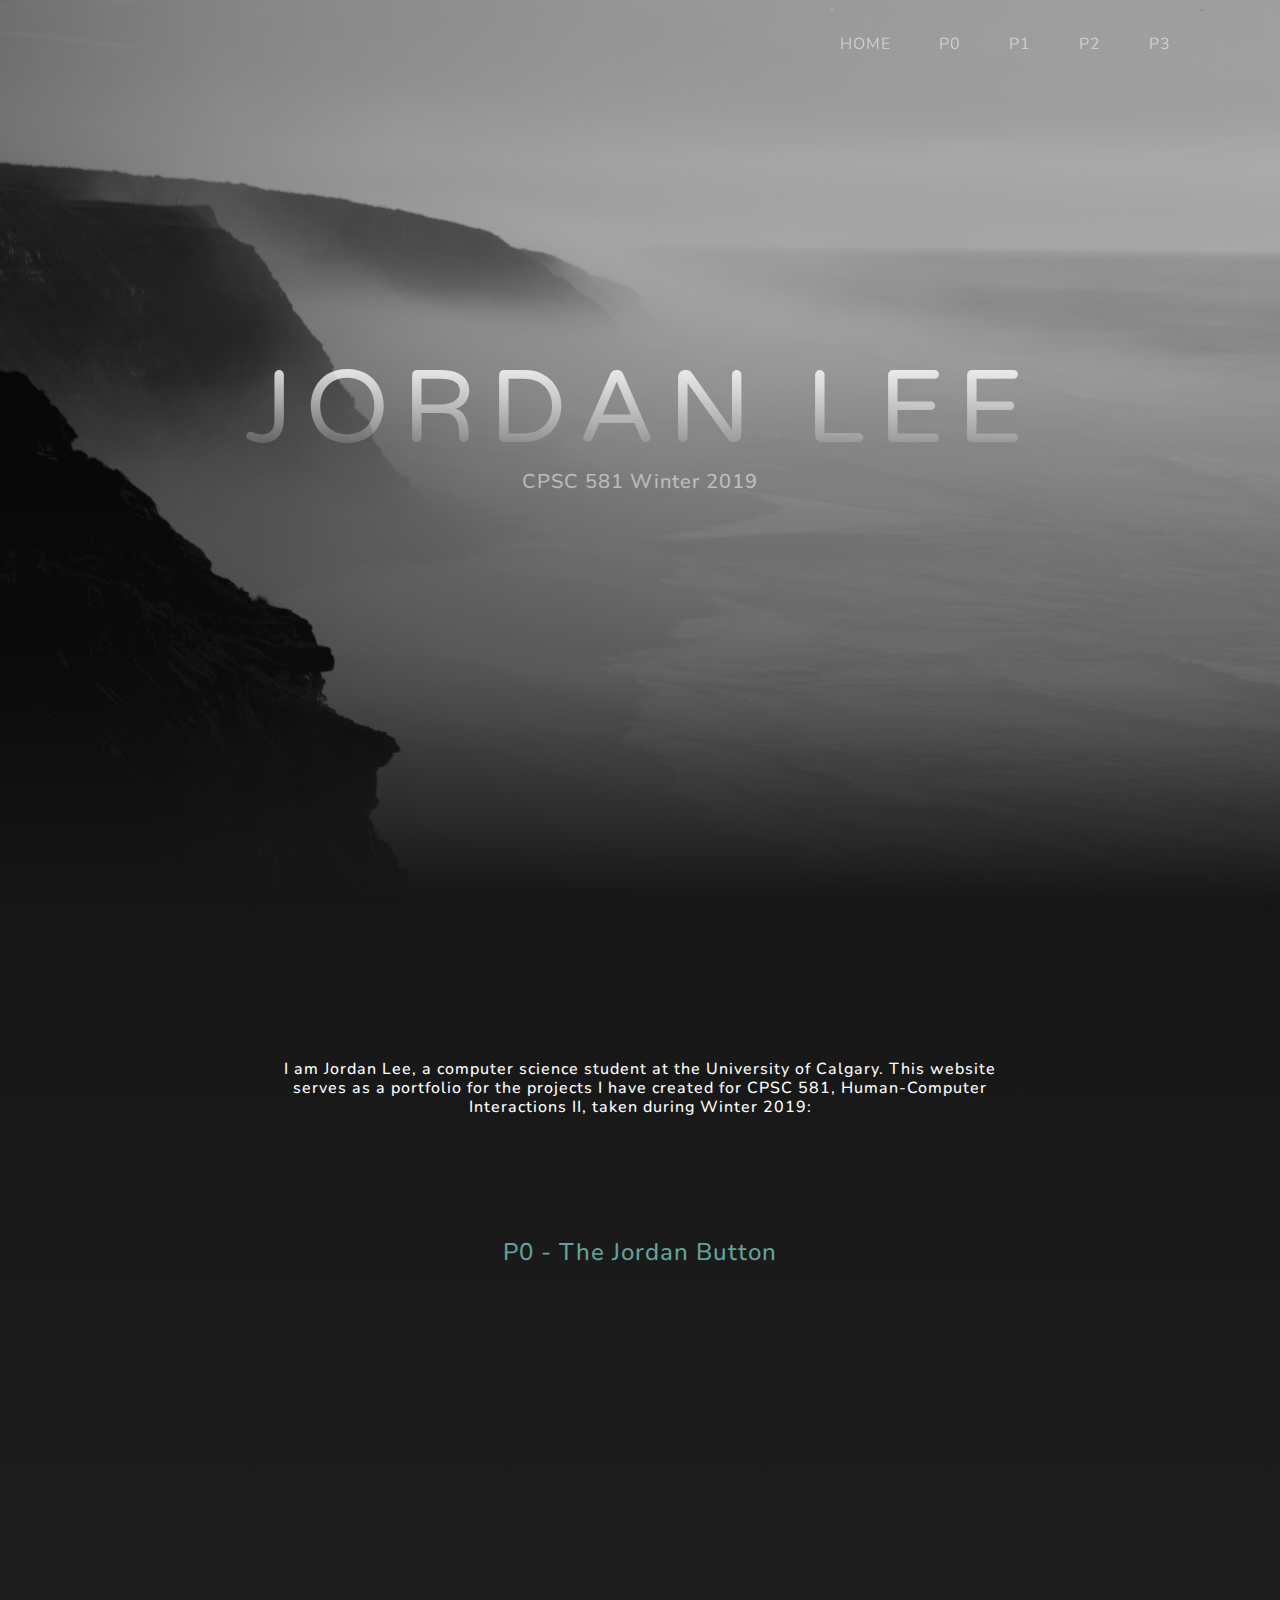
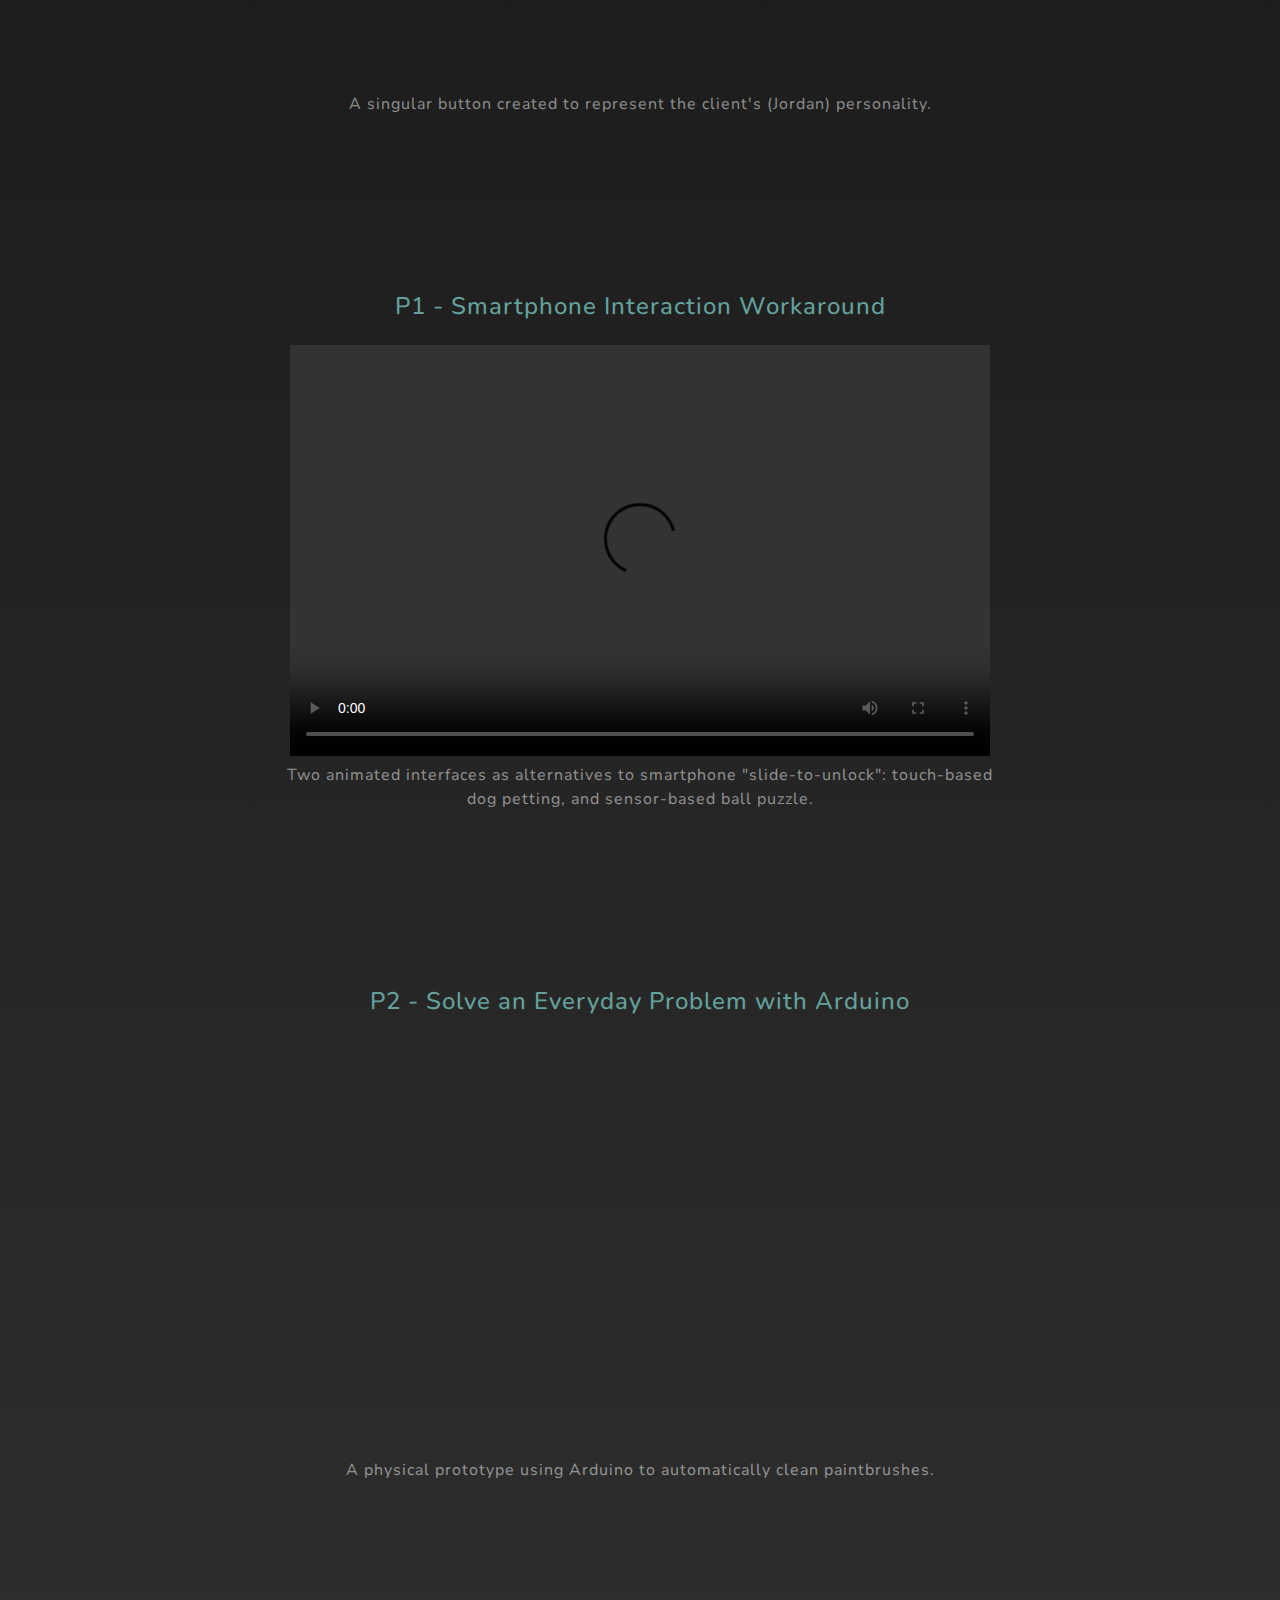
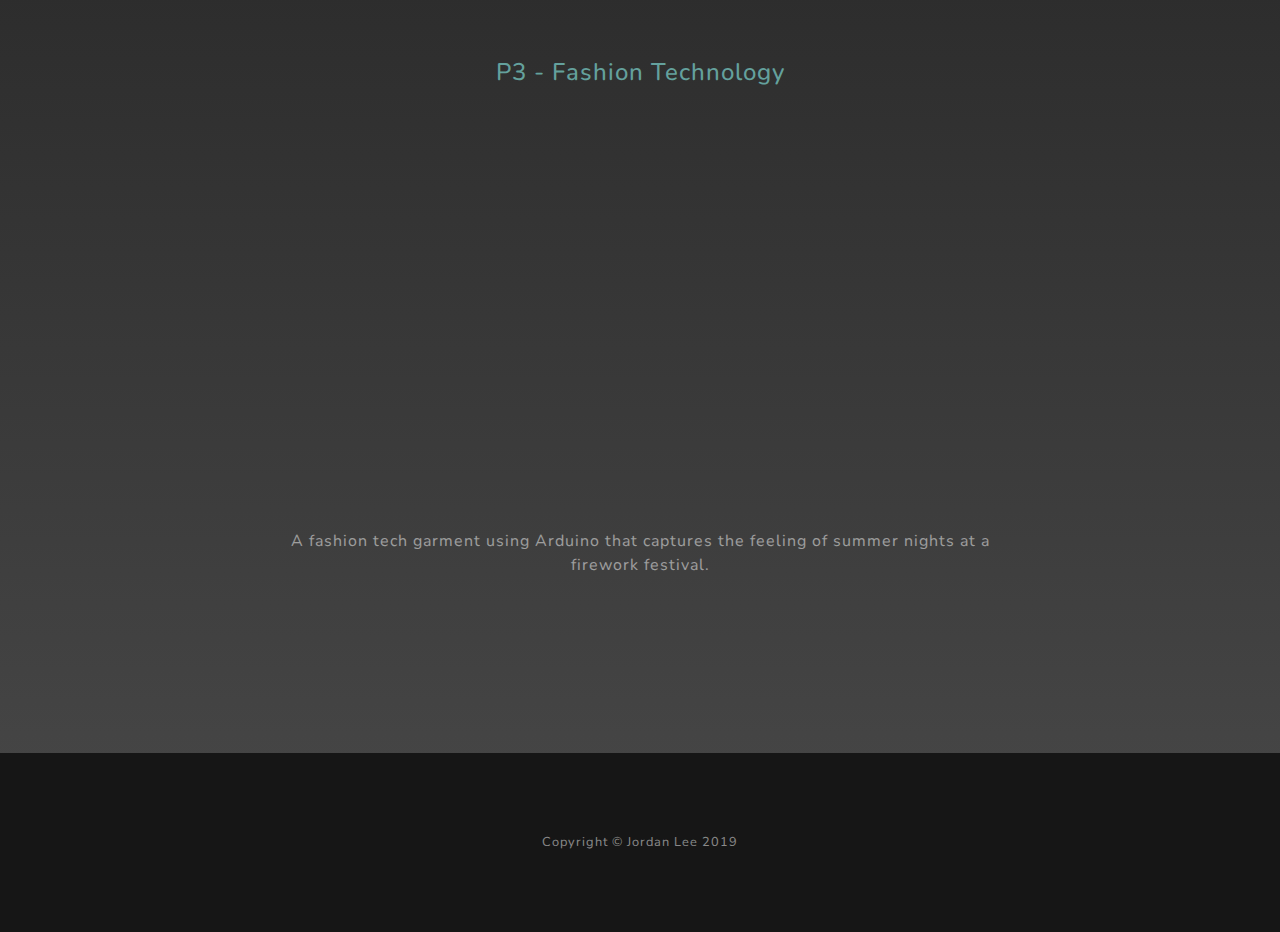
<file: index.html>
<!DOCTYPE html>
<html lang="en">

  <head>

    <meta charset="utf-8">
    <meta name="viewport" content="width=device-width, initial-scale=1, shrink-to-fit=no">
    <meta name="description" content="">
    <meta name="author" content="">

    <title>Jordan Lee - CPSC 581</title>

    <!-- Bootstrap core CSS -->
    <link href="vendor/bootstrap/css/bootstrap.min.css" rel="stylesheet">

    <!-- Custom fonts for this template -->
    <link href="vendor/fontawesome-free/css/all.min.css" rel="stylesheet">
    <link href="https://fonts.googleapis.com/css?family=Varela+Round" rel="stylesheet">
    <link href="https://fonts.googleapis.com/css?family=Nunito:200,200i,300,300i,400,400i,600,600i,700,700i,800,800i,900,900i" rel="stylesheet">

    <!-- Custom styles for this template -->
    <link href="css/grayscale.min.css" rel="stylesheet">

  </head>

  <body id="page-top">

    <!-- Navigation -->
	  <nav class="navbar navbar-expand-lg navbar-light fixed-top" id="mainNav">
		<div class="container">
			
			<button class="navbar-toggler navbar-toggler-right" type="button" data-toggle="collapse" data-target="#navbarResponsive" aria-controls="navbarResponsive" aria-expanded="false" aria-label="Toggle navigation">
				Menu
				<i class="fas fa-bars"></i>
			</button>
			<div class="collapse navbar-collapse" id="navbarResponsive">
          <ul class="navbar-nav ml-auto">
            <li class="nav-item">
              <a class="nav-link js-scroll-trigger" href="./index.html">HOME</a>
            </li>
		  	<li class="nav-item">
              <a class="nav-link js-scroll-trigger" href="./p0.html">P0</a>
            </li>
            <li class="nav-item">
              <a class="nav-link js-scroll-trigger" href="./p1.html">P1</a>
            </li>
			<li class="nav-item">
              <a class="nav-link js-scroll-trigger" href="./p2.html">P2</a>
            </li>
			<li class="nav-item">
              <a class="nav-link js-scroll-trigger" href="./p3.html">P3</a>
            </li>
          </ul>
        </div>
      </div>
    </nav>

	  

    <!-- Header -->
    <header class="masthead">
      <div class="container d-flex h-100 align-items-center">
        <div class="mx-auto text-center">
          <h1 class="mx-auto my-0 text-uppercase">JORDAN LEE</h1>
          <h2 class="text-white-50 mx-auto mt-2 mb-5">CPSC 581 Winter 2019</h2>
        </div>
      </div>
    </header>

    <!-- About Section -->
	  <section id="about" class="about-section text-center">
		  <div class="container">
			  <div class="row">
				  <div class="col-lg-8 mx-auto">
					  
					  <h6 class="text-white mb-4">I am Jordan Lee, a computer science student at the University of Calgary. This website serves as a portfolio for the projects I have created for CPSC 581, Human-Computer Interactions II, taken during Winter 2019:</h6>
					  
					  <br><br><br><br>
					  
					  <h4 class="text-white"><a href="p0.html">P0 - The Jordan Button</a></h4>
					  
					  <iframe width="700" height="411" src="https://www.youtube.com/embed/4wQCZgje2E0" frameborder="0" allow="accelerometer; autoplay; encrypted-media; gyroscope; picture-in-picture" allowfullscreen></iframe>
					  
					  <p class="text-white-50">A singular button created to represent the client's (Jordan) personality.</p>
					  
					  
					  
					  
					  
					  
					  <br><br><br><br>
					  
					  <h4 class="text-white mb-4"><a href="p1.html">P1 - Smartphone Interaction Workaround</a></h4>
					  
					  <video width="700" height="411" controls>
			  			<source src="p1-media/P1.mp4" type="video/mp4">
						Your browser does not support the video tag.
			  		  </video>
					  
					  <p class="text-white-50">Two animated interfaces as alternatives to smartphone "slide-to-unlock": touch-based dog petting, and sensor-based ball puzzle.</p>
					  
					  
					  
					  
					  <br><br><br><br>
					  
					  <h4 class="text-white mb-4"><a href="p2.html">P2 - Solve an Everyday Problem with Arduino</a></h4>
					  
					  <iframe width="700" height="411" src="https://www.youtube.com/embed/C_NtHQNLSXc" frameborder="0" allow="accelerometer; autoplay; encrypted-media; gyroscope; picture-in-picture" allowfullscreen></iframe>
					  
					  <p class="text-white-50">A physical prototype using Arduino to automatically clean paintbrushes.</p>
					  
					  
					  
					  
					  
					  
					  <br><br><br><br>
					  
					  <h4 class="text-white mb-4"><a href="p3.html">P3 - Fashion Technology</a></h4>
					  
					  <iframe width="700" height="411" src="https://www.youtube.com/embed/z9CPAKCmkb8" frameborder="0" allow="accelerometer; autoplay; encrypted-media; gyroscope; picture-in-picture" allowfullscreen></iframe>
					  
					  <p class="text-white-50">A fashion tech garment using Arduino that captures the feeling of summer nights at a firework festival.</p>
					  
					  <br><br><br><br>
					  
				  </div>
			  </div>
		  </div>
	  </section>


    <!-- Footer -->
    <footer class="bg-black small text-center text-white-50">
      <div class="container">
        Copyright &copy; Jordan Lee 2019
      </div>
    </footer>

    <!-- Bootstrap core JavaScript -->
    <script src="vendor/jquery/jquery.min.js"></script>
    <script src="vendor/bootstrap/js/bootstrap.bundle.min.js"></script>

    <!-- Plugin JavaScript -->
    <script src="vendor/jquery-easing/jquery.easing.min.js"></script>

    <!-- Custom scripts for this template -->
    <script src="js/grayscale.min.js"></script>

  </body>

</html>
</file>
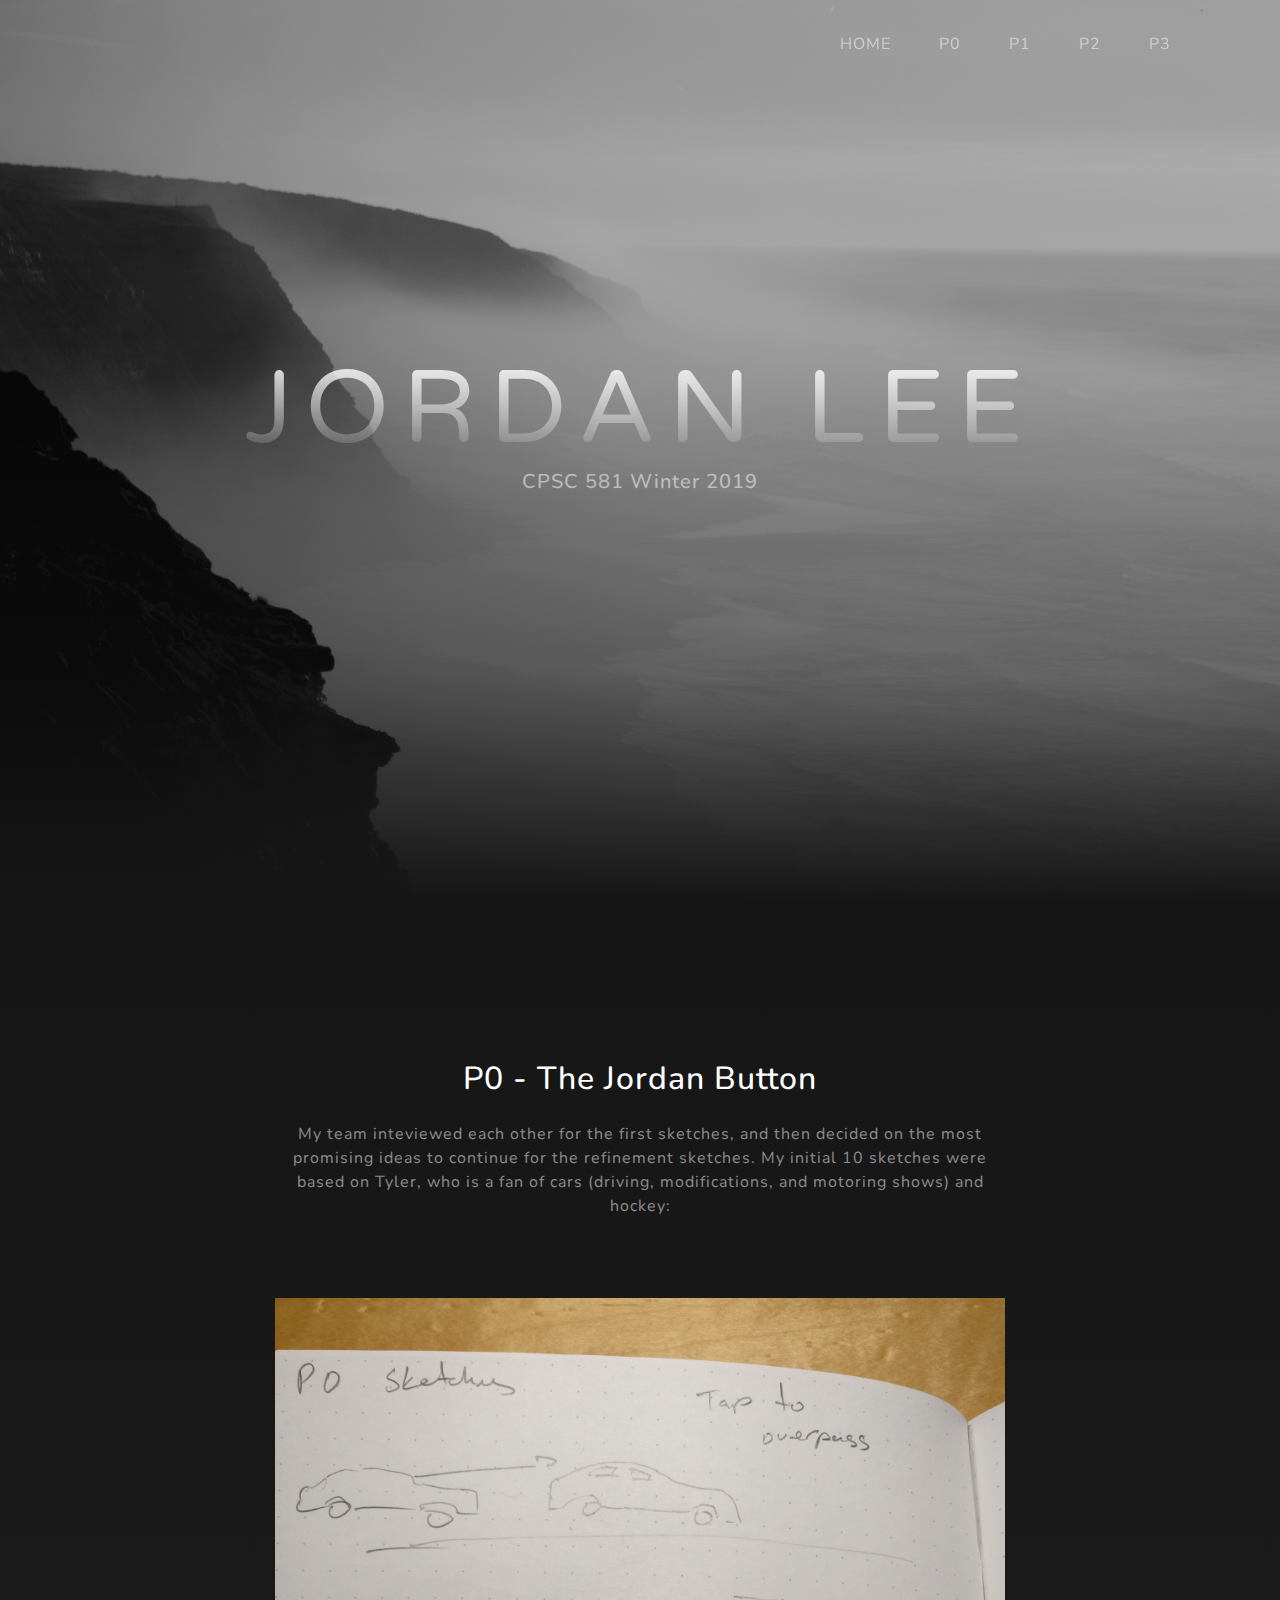
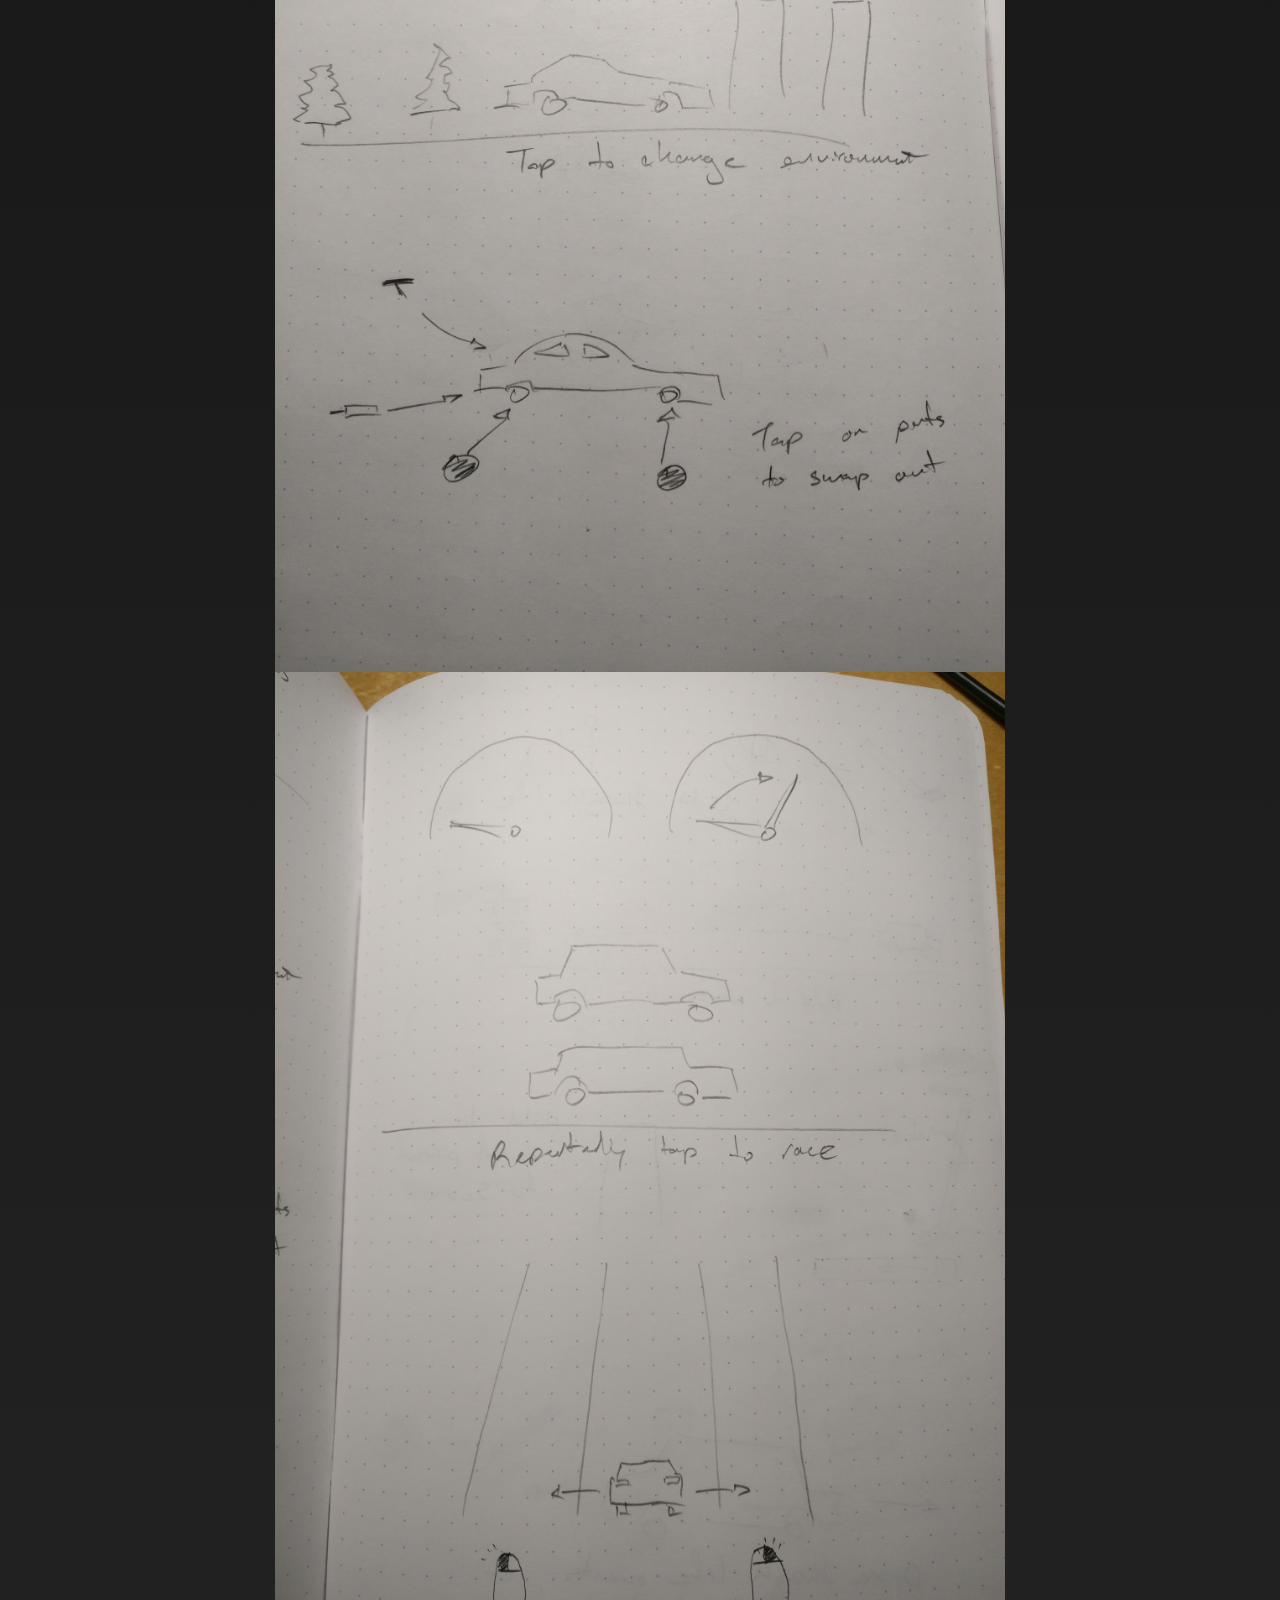
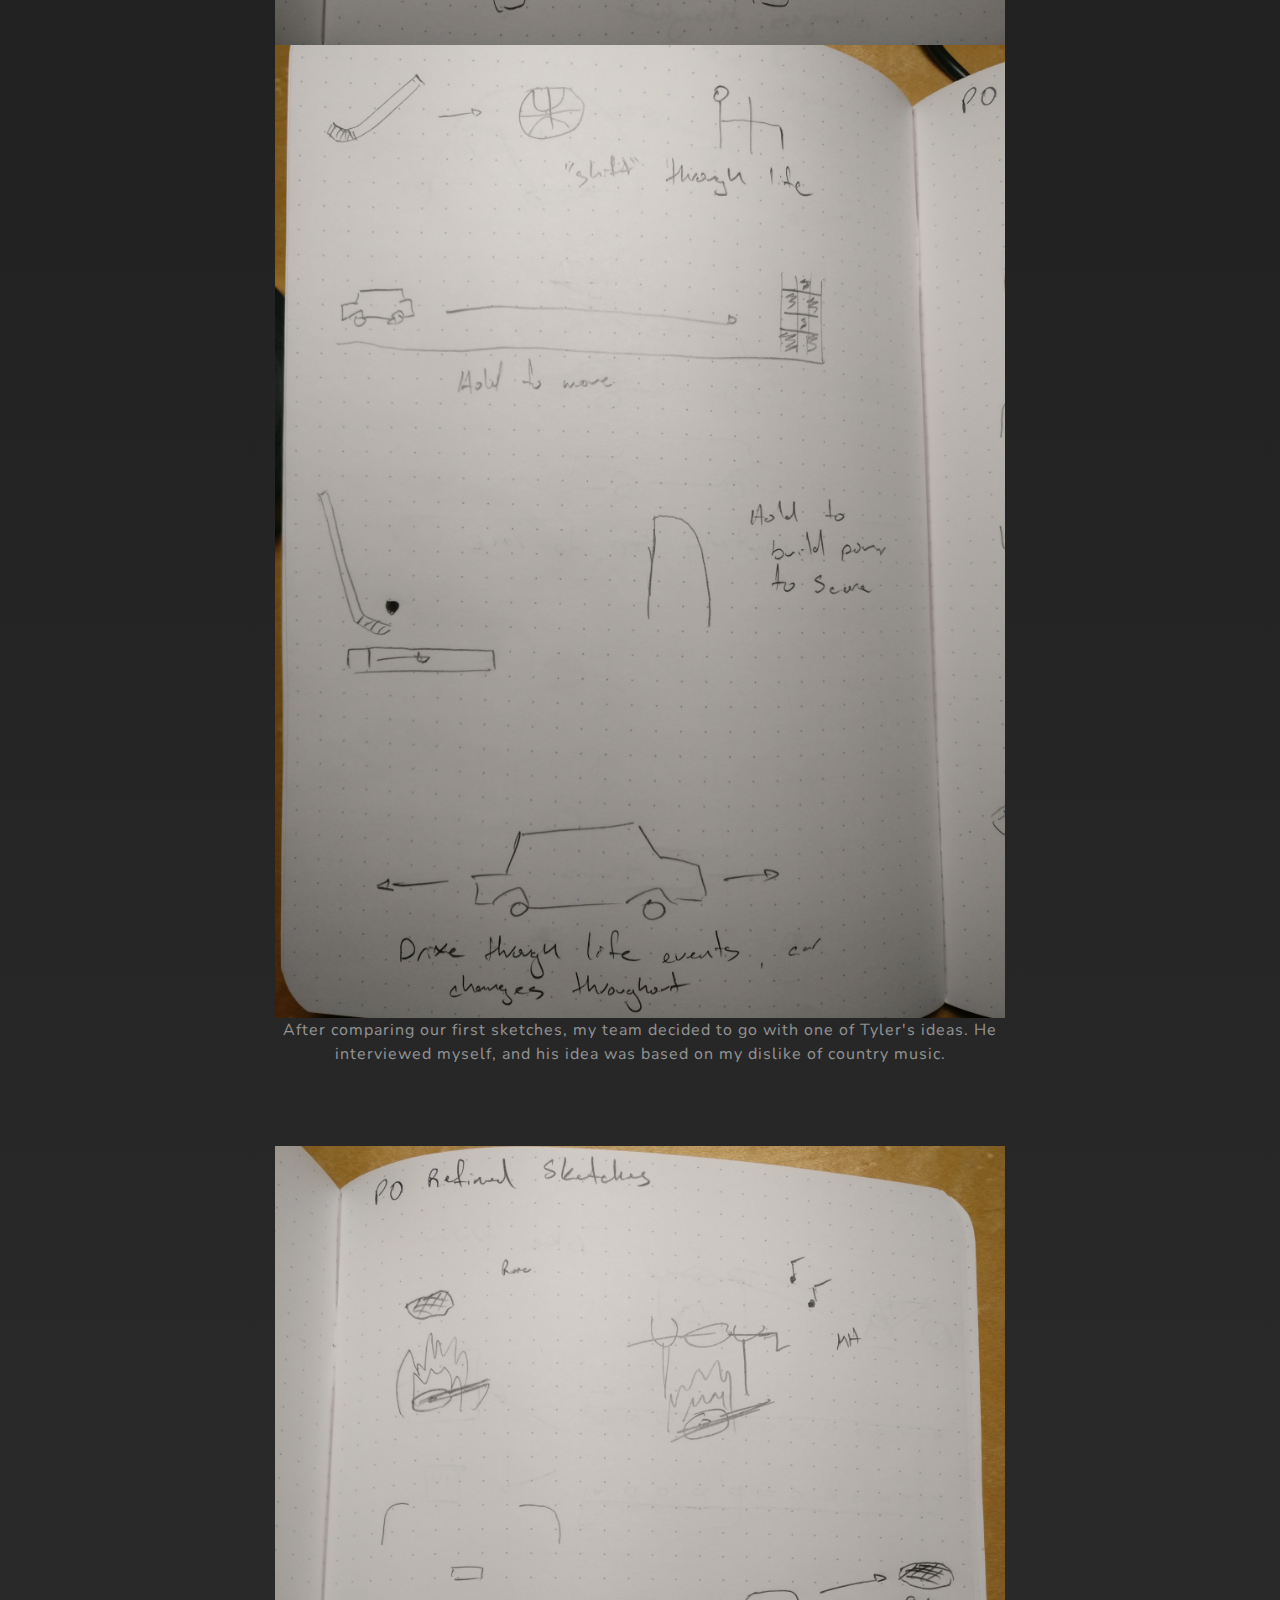
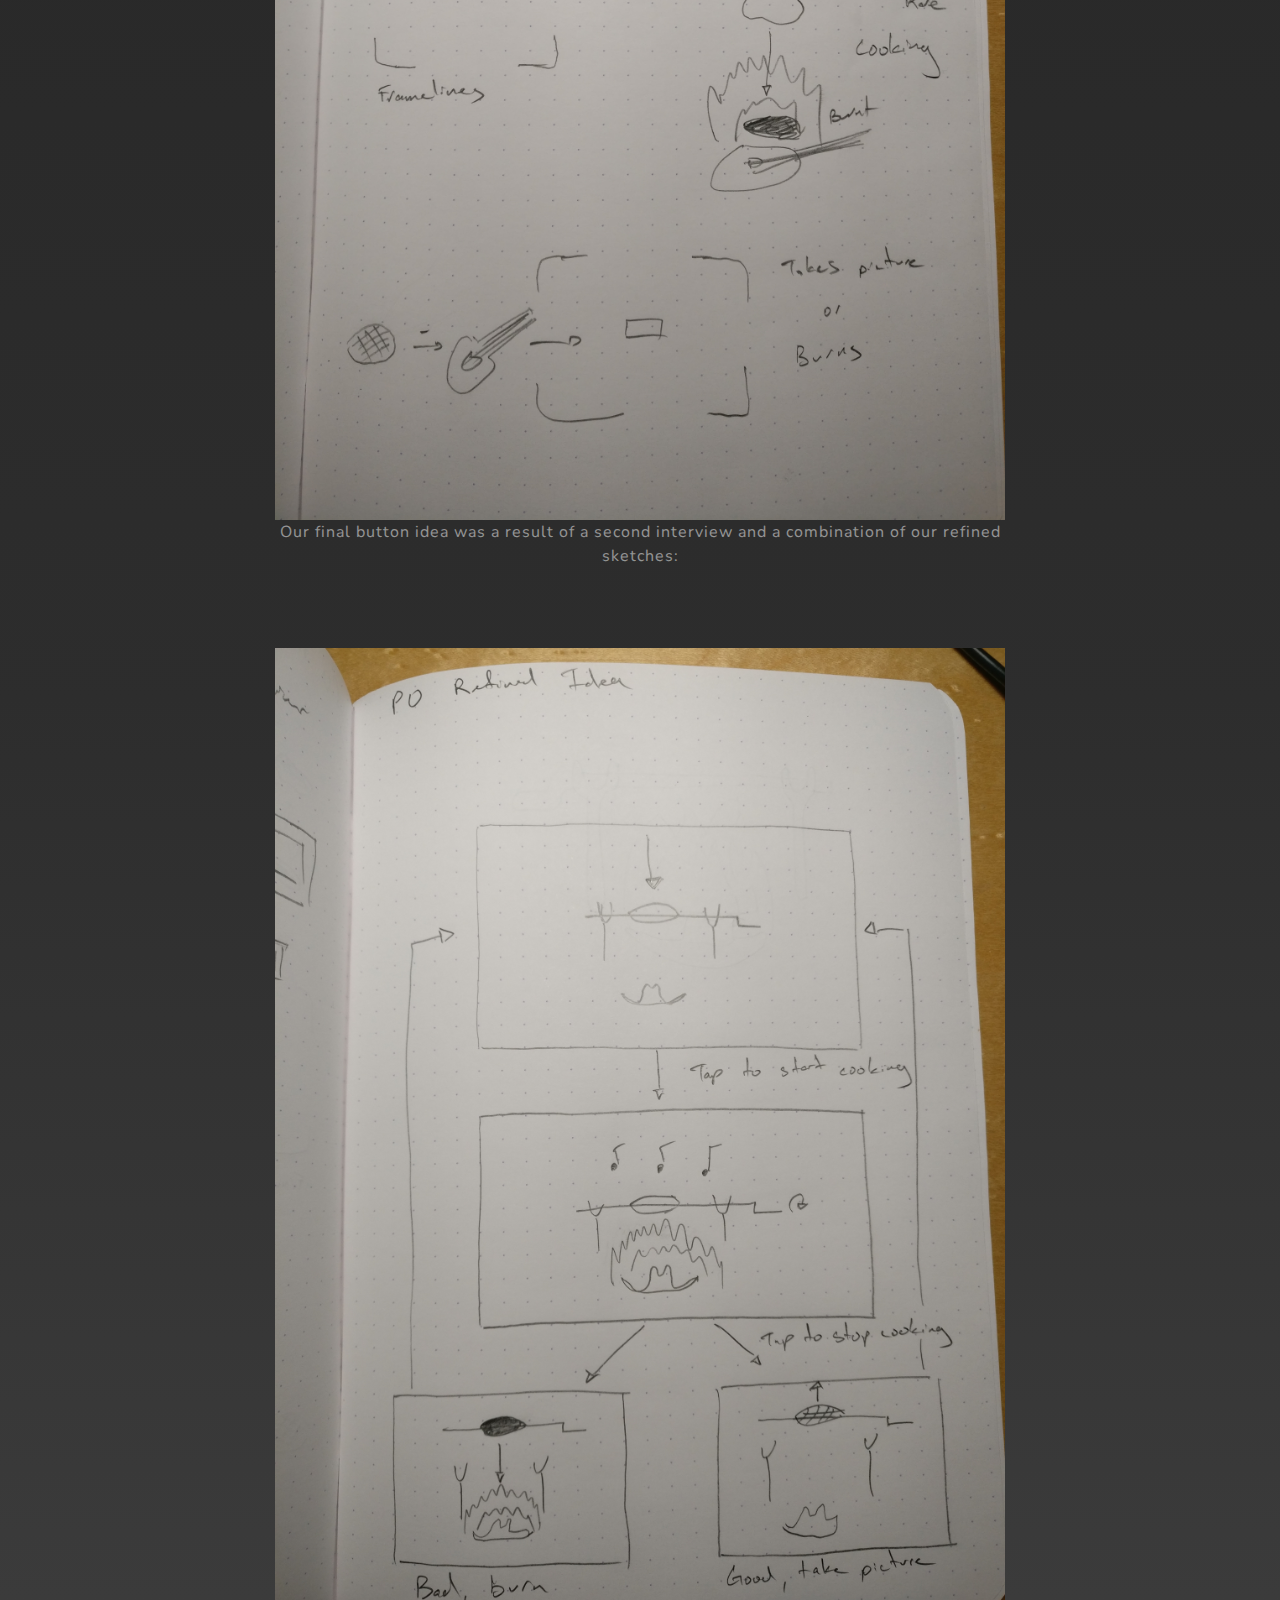
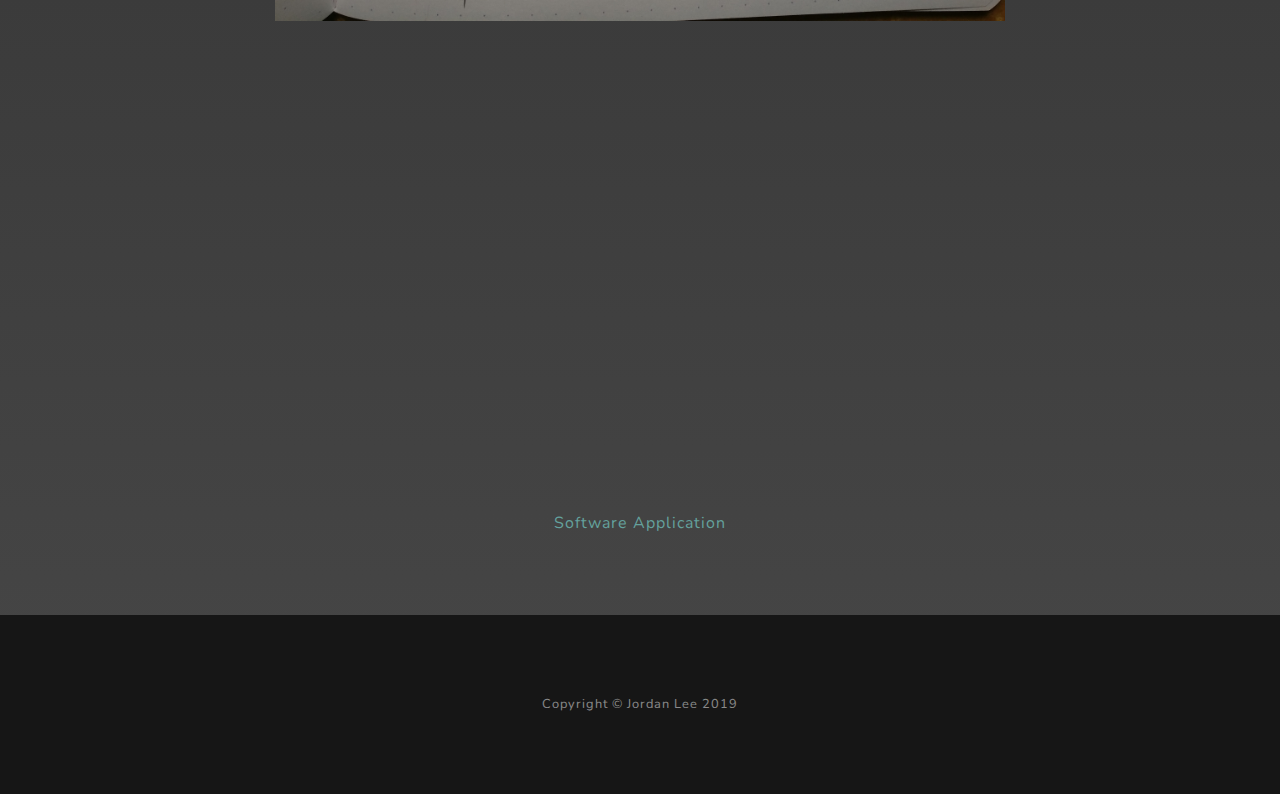
<file: p0.html>
<!DOCTYPE html>
<html lang="en">

  <head>

    <meta charset="utf-8">
    <meta name="viewport" content="width=device-width, initial-scale=1, shrink-to-fit=no">
    <meta name="description" content="">
    <meta name="author" content="">

    <title>Jordan Lee - CPSC 581</title>

    <!-- Bootstrap core CSS -->
    <link href="vendor/bootstrap/css/bootstrap.min.css" rel="stylesheet">

    <!-- Custom fonts for this template -->
    <link href="vendor/fontawesome-free/css/all.min.css" rel="stylesheet">
    <link href="https://fonts.googleapis.com/css?family=Varela+Round" rel="stylesheet">
    <link href="https://fonts.googleapis.com/css?family=Nunito:200,200i,300,300i,400,400i,600,600i,700,700i,800,800i,900,900i" rel="stylesheet">

    <!-- Custom styles for this template -->
    <link href="css/grayscale.min.css" rel="stylesheet">

  </head>

  <body id="page-top">

    <!-- Navigation -->
	  <nav class="navbar navbar-expand-lg navbar-light fixed-top" id="mainNav">
		<div class="container">
			
			<button class="navbar-toggler navbar-toggler-right" type="button" data-toggle="collapse" data-target="#navbarResponsive" aria-controls="navbarResponsive" aria-expanded="false" aria-label="Toggle navigation">
				Menu
				<i class="fas fa-bars"></i>
			</button>
			<div class="collapse navbar-collapse" id="navbarResponsive">
          <ul class="navbar-nav ml-auto">
		  	<li class="nav-item">
              <a class="nav-link js-scroll-trigger" href="./index.html">HOME</a>
            </li>
            <li class="nav-item">
              <a class="nav-link js-scroll-trigger" href="./p0.html">P0</a>
            </li>
            <li class="nav-item">
              <a class="nav-link js-scroll-trigger" href="./p1.html">P1</a>
            </li>
			<li class="nav-item">
              <a class="nav-link js-scroll-trigger" href="./p2.html">P2</a>
            </li>
			<li class="nav-item">
              <a class="nav-link js-scroll-trigger" href="./p3.html">P3</a>
            </li>
          </ul>
        </div>
      </div>
    </nav>

    <!-- Header -->
    <header class="masthead">
      <div class="container d-flex h-100 align-items-center">
        <div class="mx-auto text-center">
          <h1 class="mx-auto my-0 text-uppercase">JORDAN LEE</h1>
          <h2 class="text-white-50 mx-auto mt-2 mb-5">CPSC 581 Winter 2019</h2>
        </div>
      </div>
    </header>

    
    <section id="about" class="about-section text-center">
      <div class="container">
        <div class="row">
          <div class="col-lg-8 mx-auto">
            <h2 class="text-white mb-4">P0 - The Jordan Button</h2>
            <p class="text-white-50">My team inteviewed each other for the first sketches, and then decided on the most promising ideas to continue for the refinement sketches. My initial 10 sketches were based on Tyler, who is a fan of cars (driving, modifications, and motoring shows) and hockey:</p>
			  <img class ="img-fluid mb-3 mb-lg-0" src="img/P0_sketches/initial1.jpg">
		  	<img class ="img-fluid mb-3 mb-lg-0" src="img/P0_sketches/initial2.jpg">
			<img class ="img-fluid mb-3 mb-lg-0" src="img/P0_sketches/initial3.jpg">
			  <p class="text-white-50">After comparing our first sketches, my team decided to go with one of Tyler's ideas. He interviewed myself, and his idea was based on my dislike of country music.</p>
			  <img class="img-fluid mb-3 mb-lg-0" src="img/P0_sketches/refined.jpg" alt="">
			  <p class="text-white-50">Our final button idea was a result of a second interview and a combination of our refined sketches:</p>
			  <img class="img-fluid mb-3 mb-lg-0" src="img/P0_sketches/final.jpg" alt="">
			  
			  <br><br><br><br>
			  
			  <iframe width="700" height="411" src="https://www.youtube.com/embed/4wQCZgje2E0" frameborder="0" allow="accelerometer; autoplay; encrypted-media; gyroscope; picture-in-picture" allowfullscreen></iframe>
			  
			  <p class="text-white-50"><a href="https://github.com/tylercooper2/CPSC-581-Project-0">Software Application</a></p>
        
          </div>
		</div>
	  </div>
    </section>


    <!-- Footer -->
    <footer class="bg-black small text-center text-white-50">
      <div class="container">
        Copyright &copy; Jordan Lee 2019
      </div>
    </footer>

    <!-- Bootstrap core JavaScript -->
    <script src="vendor/jquery/jquery.min.js"></script>
    <script src="vendor/bootstrap/js/bootstrap.bundle.min.js"></script>

    <!-- Plugin JavaScript -->
    <script src="vendor/jquery-easing/jquery.easing.min.js"></script>

    <!-- Custom scripts for this template -->
    <script src="js/grayscale.min.js"></script>

  </body>

</html>
</file>
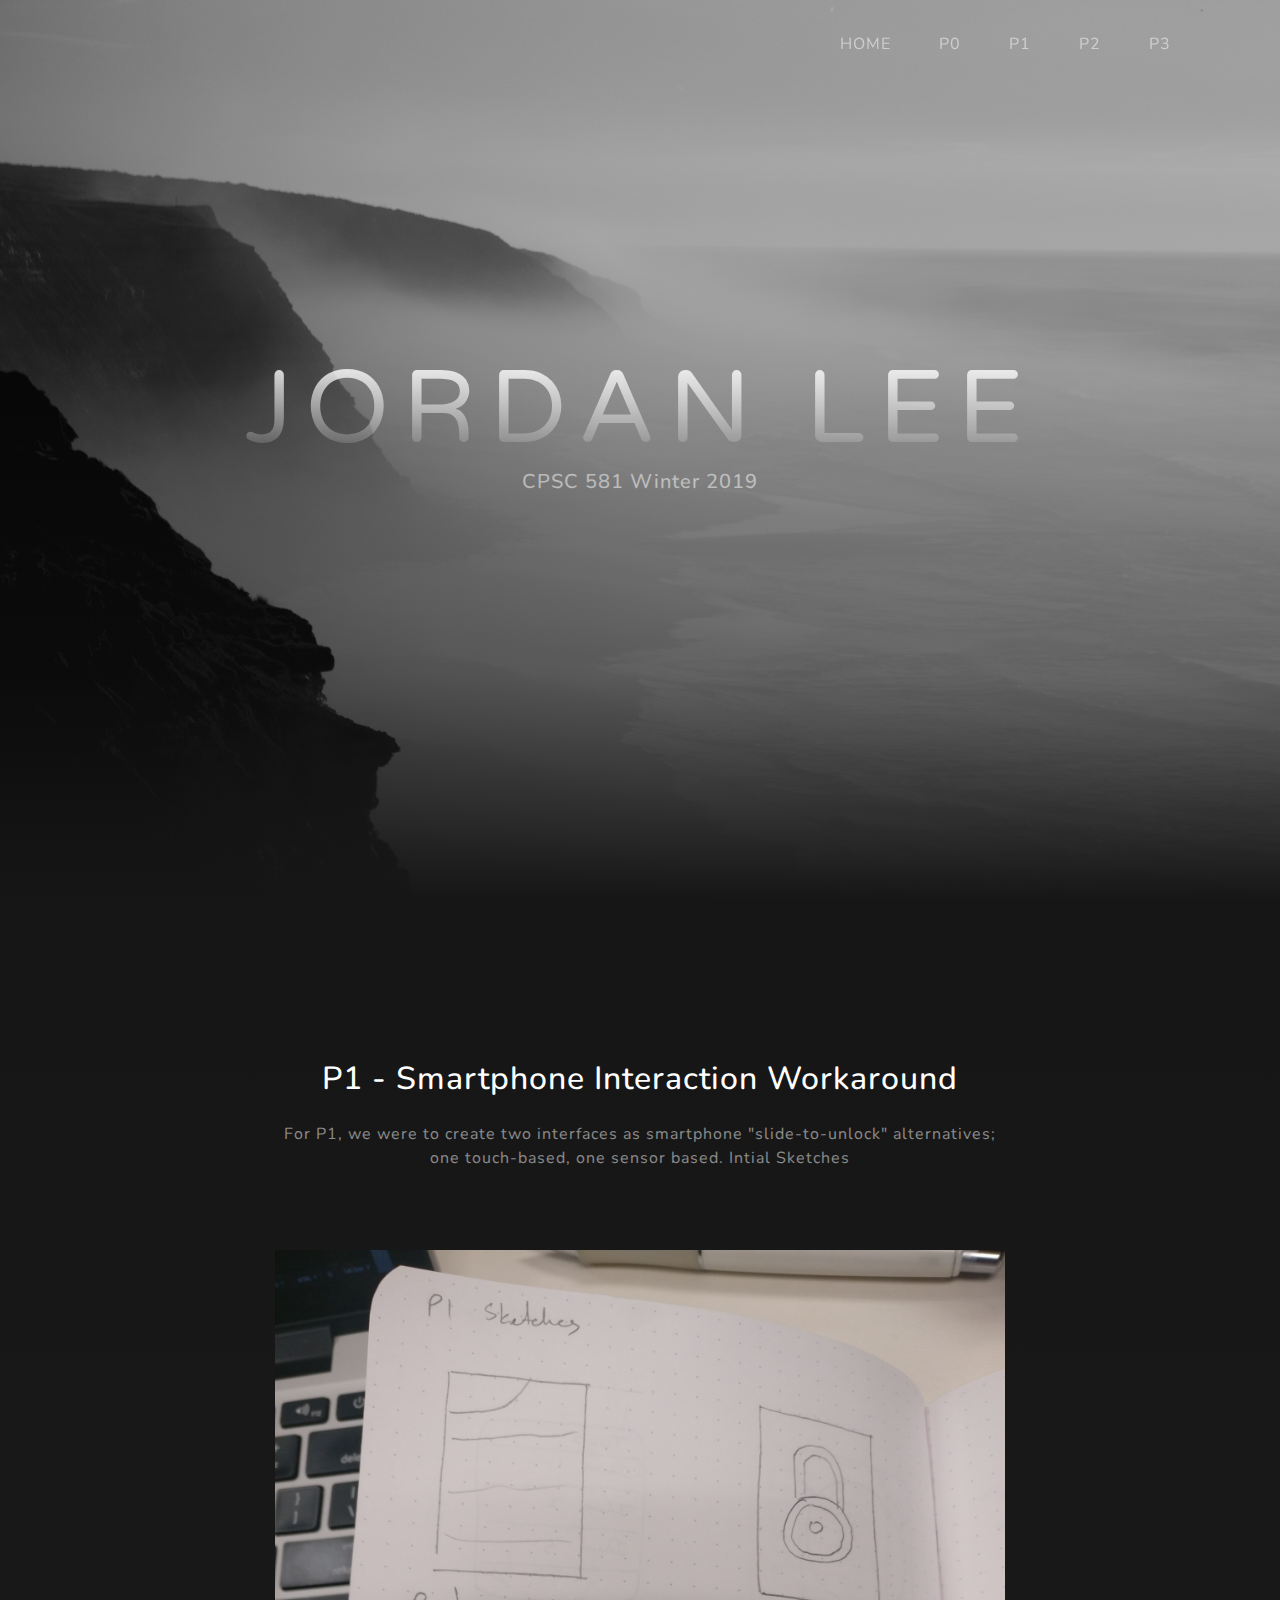
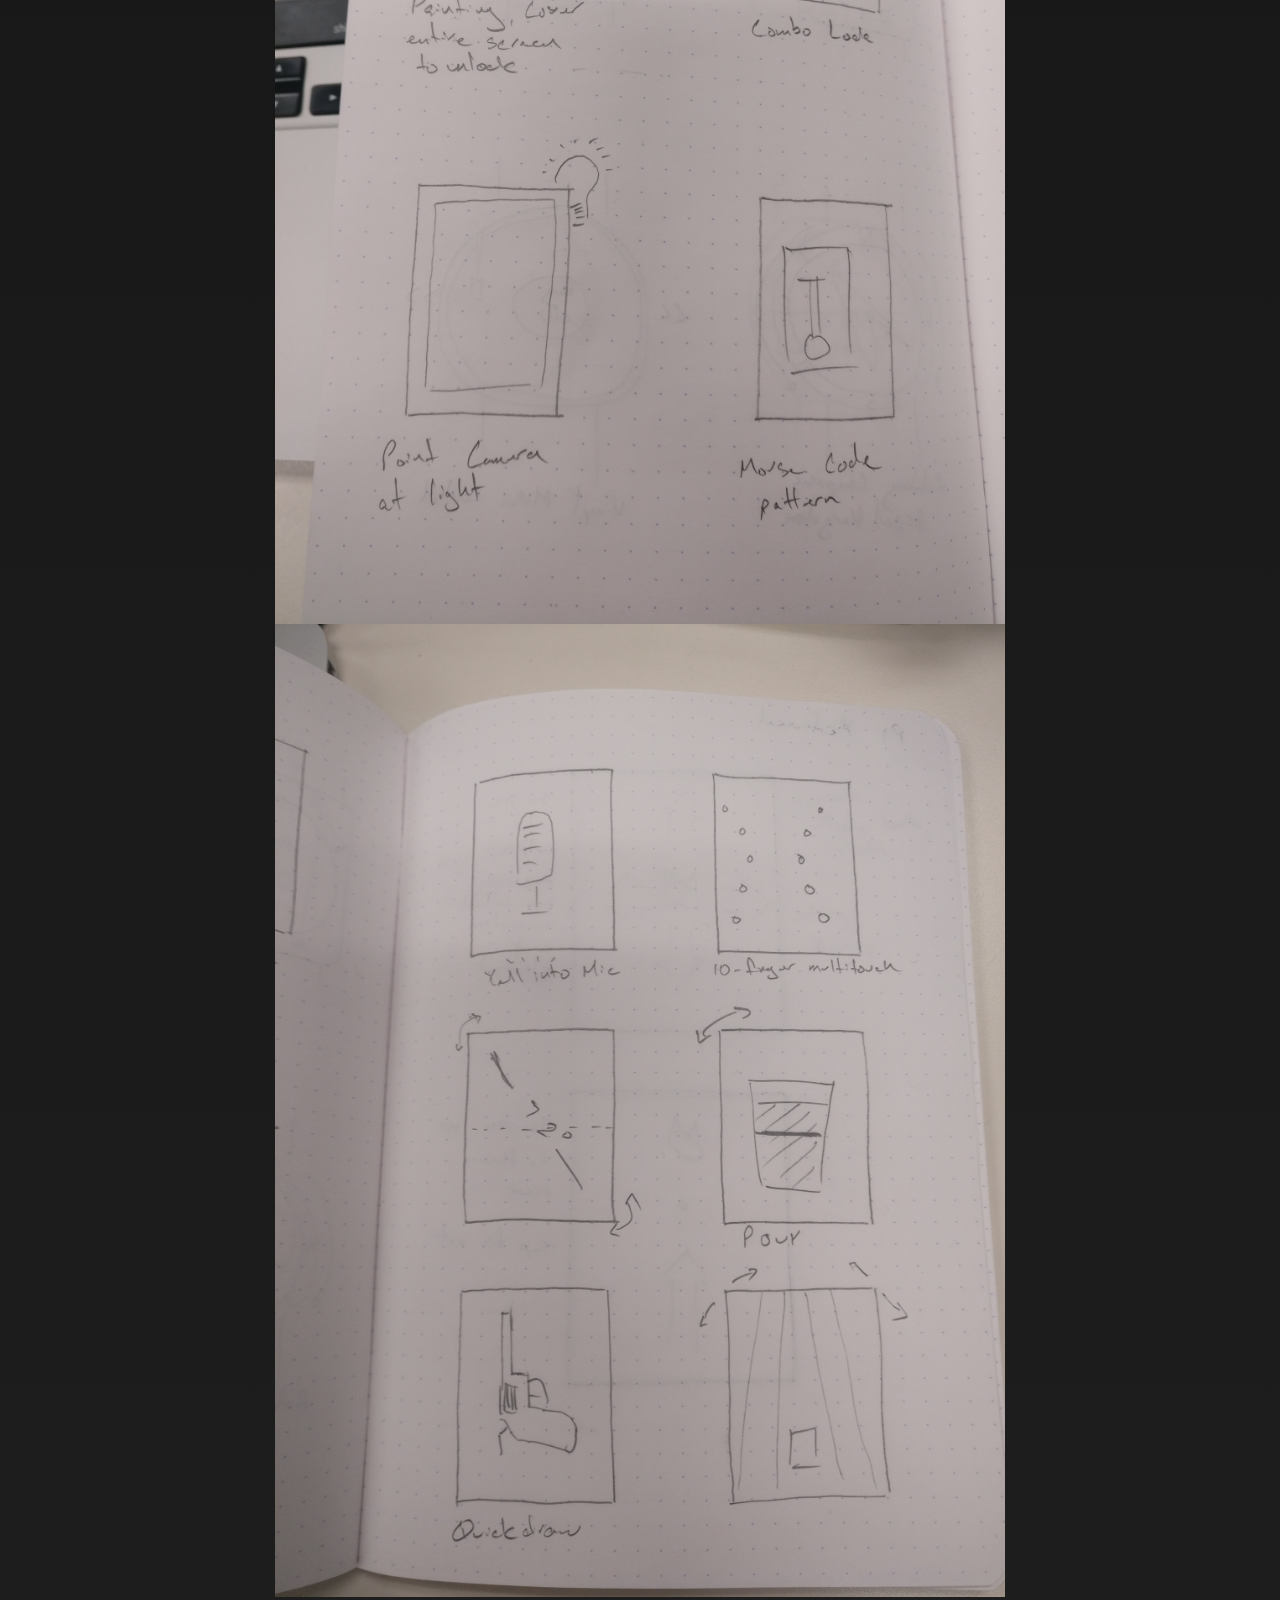
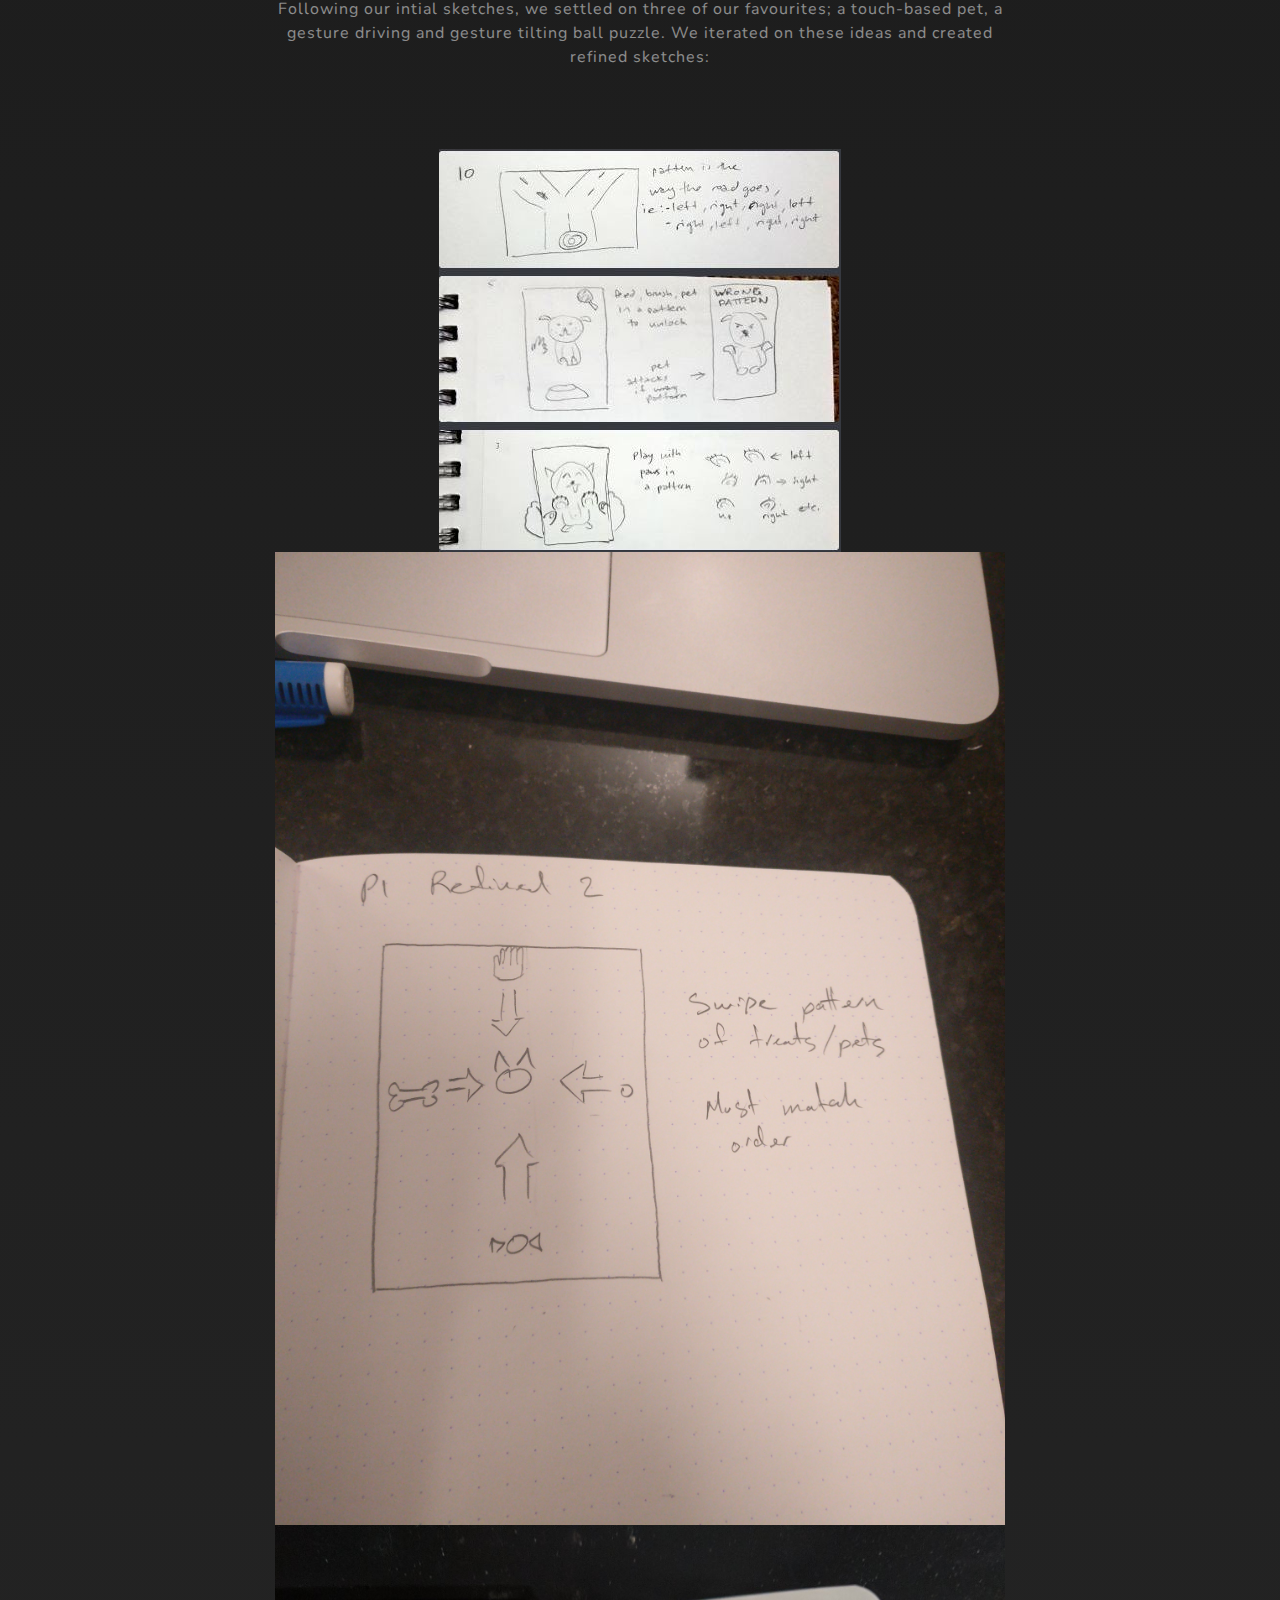
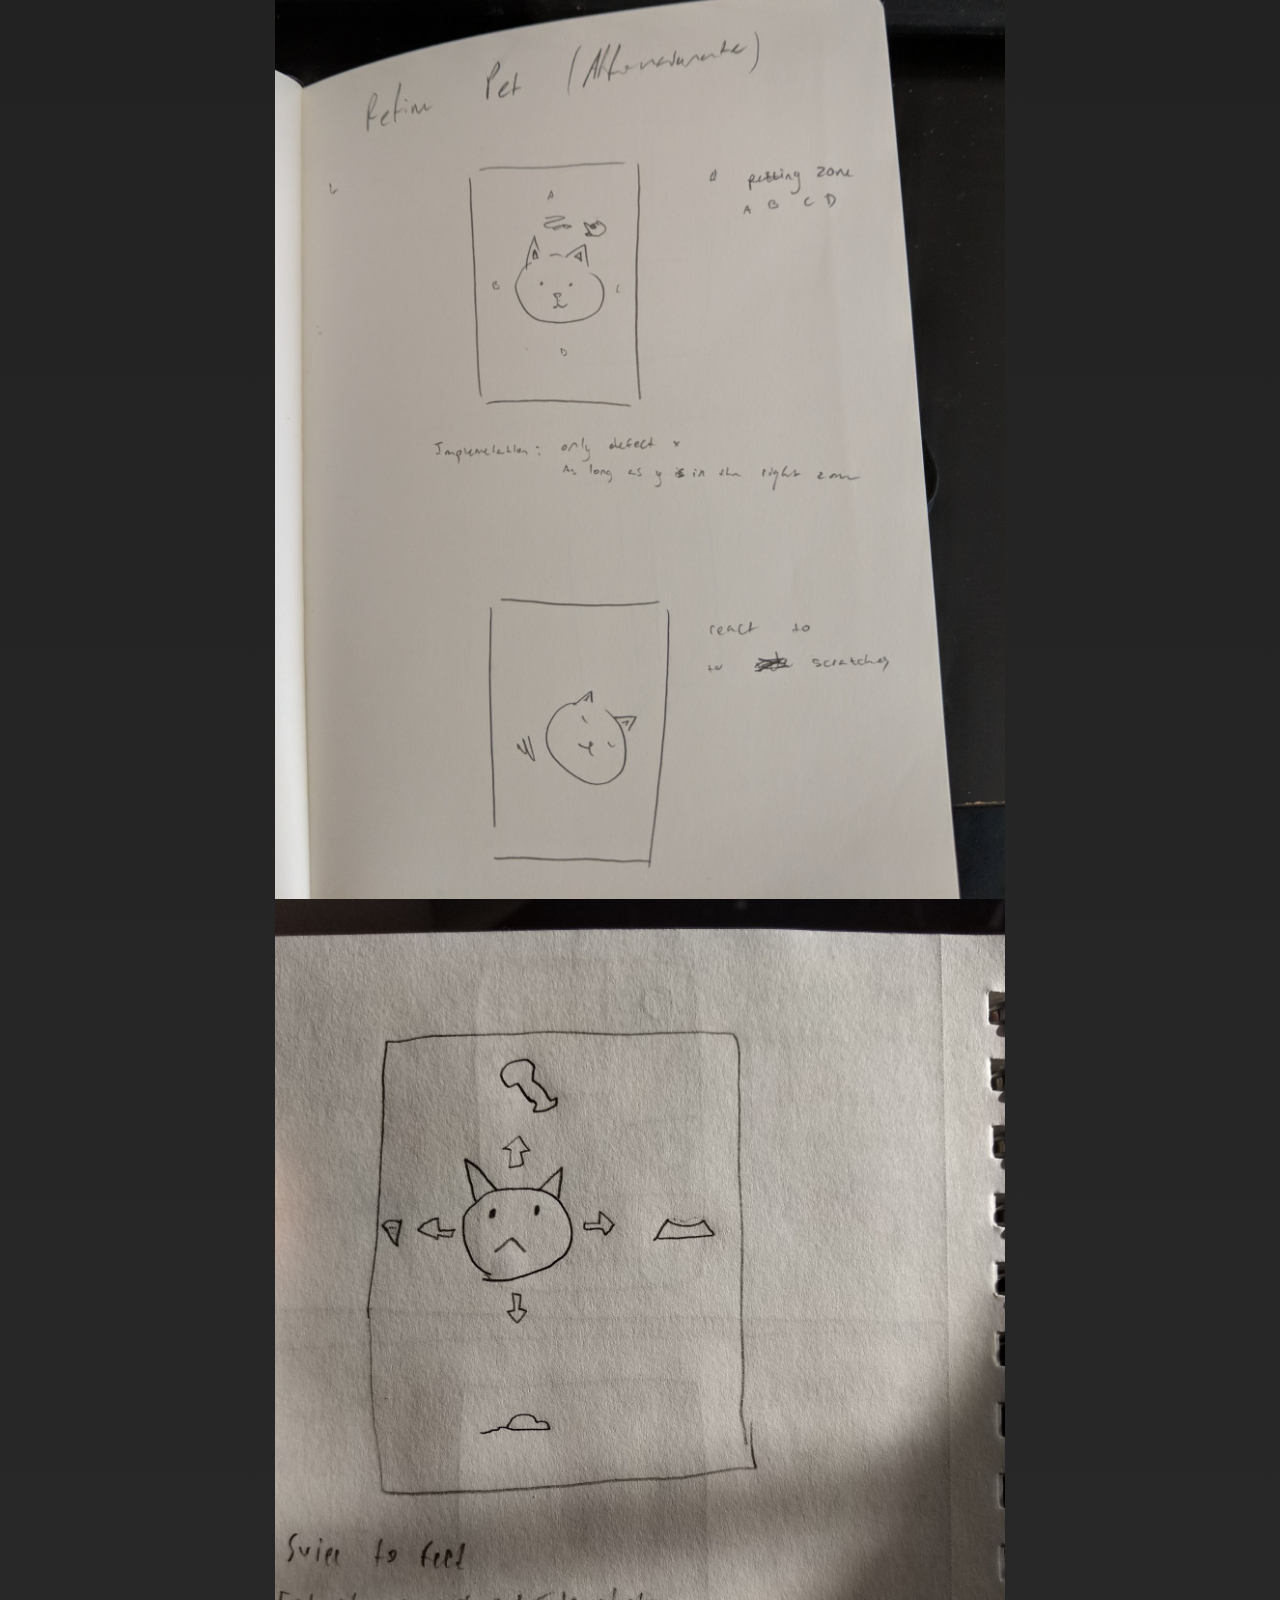
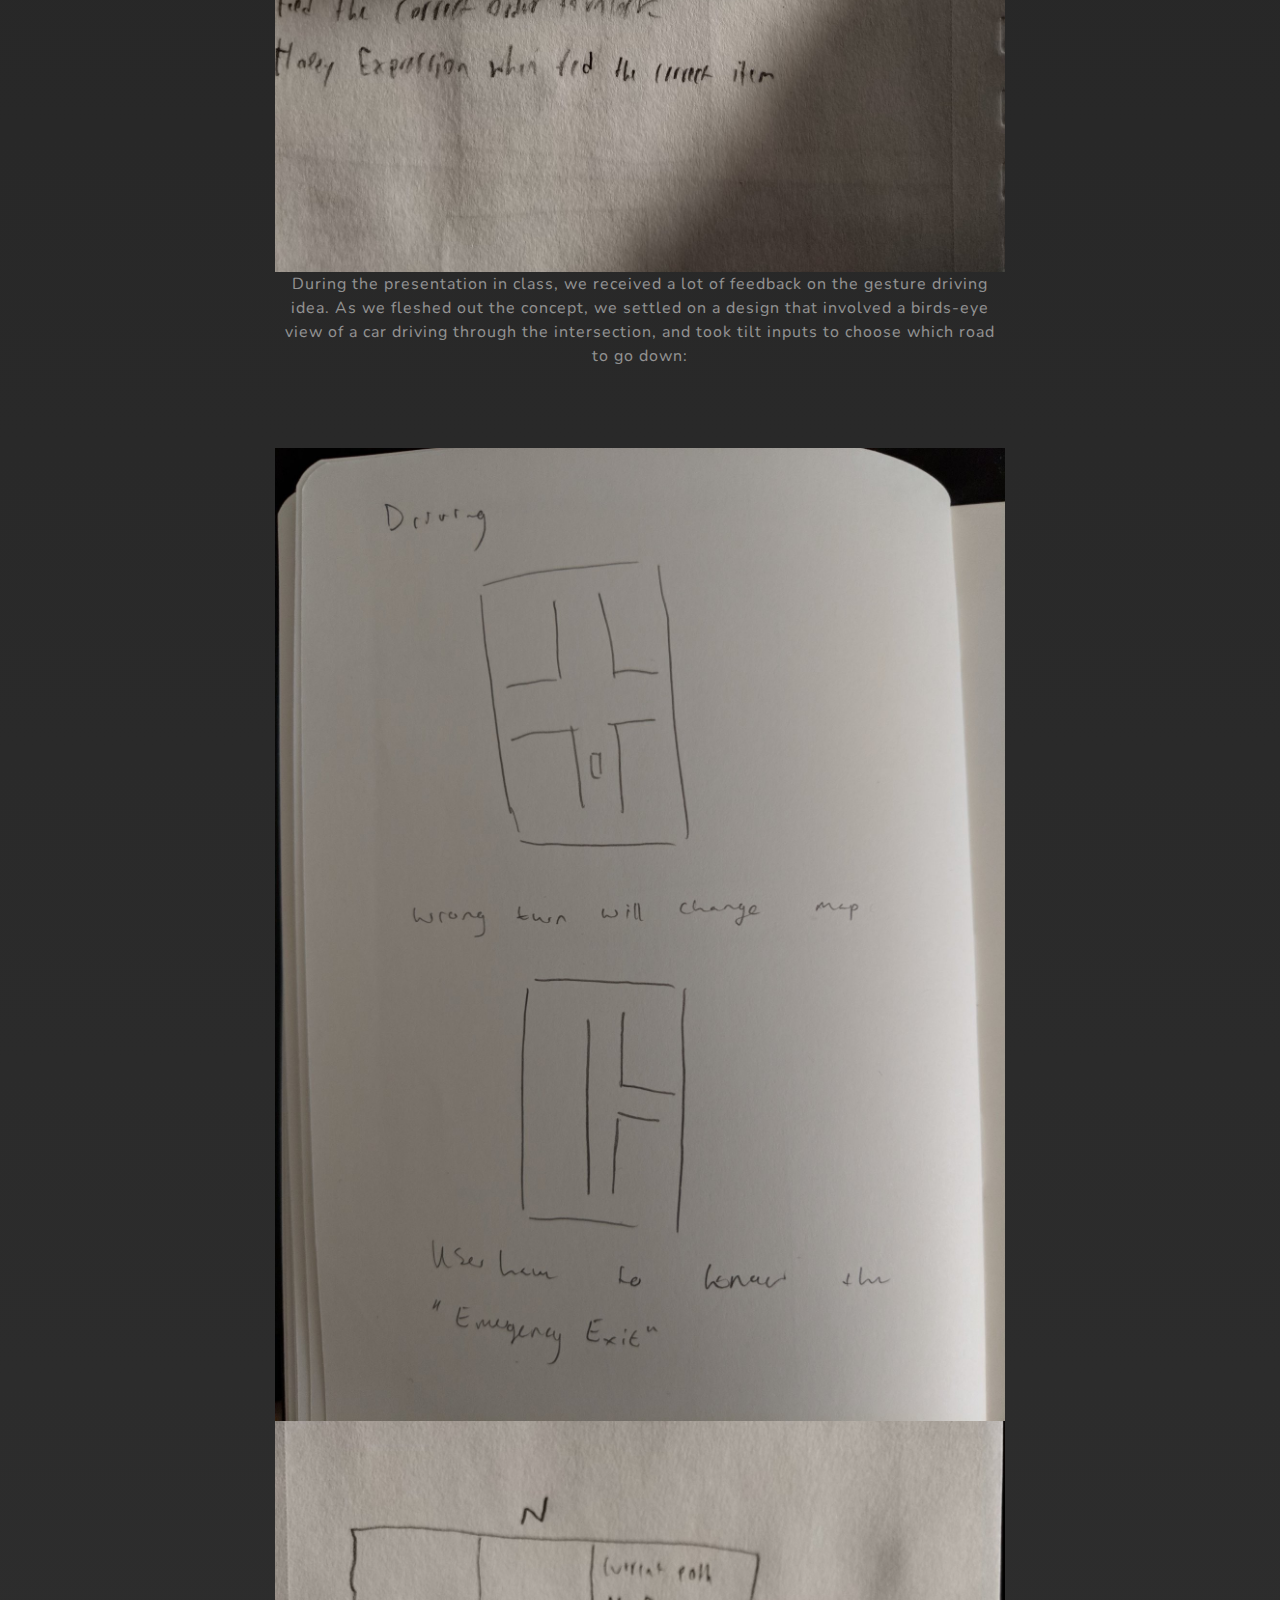
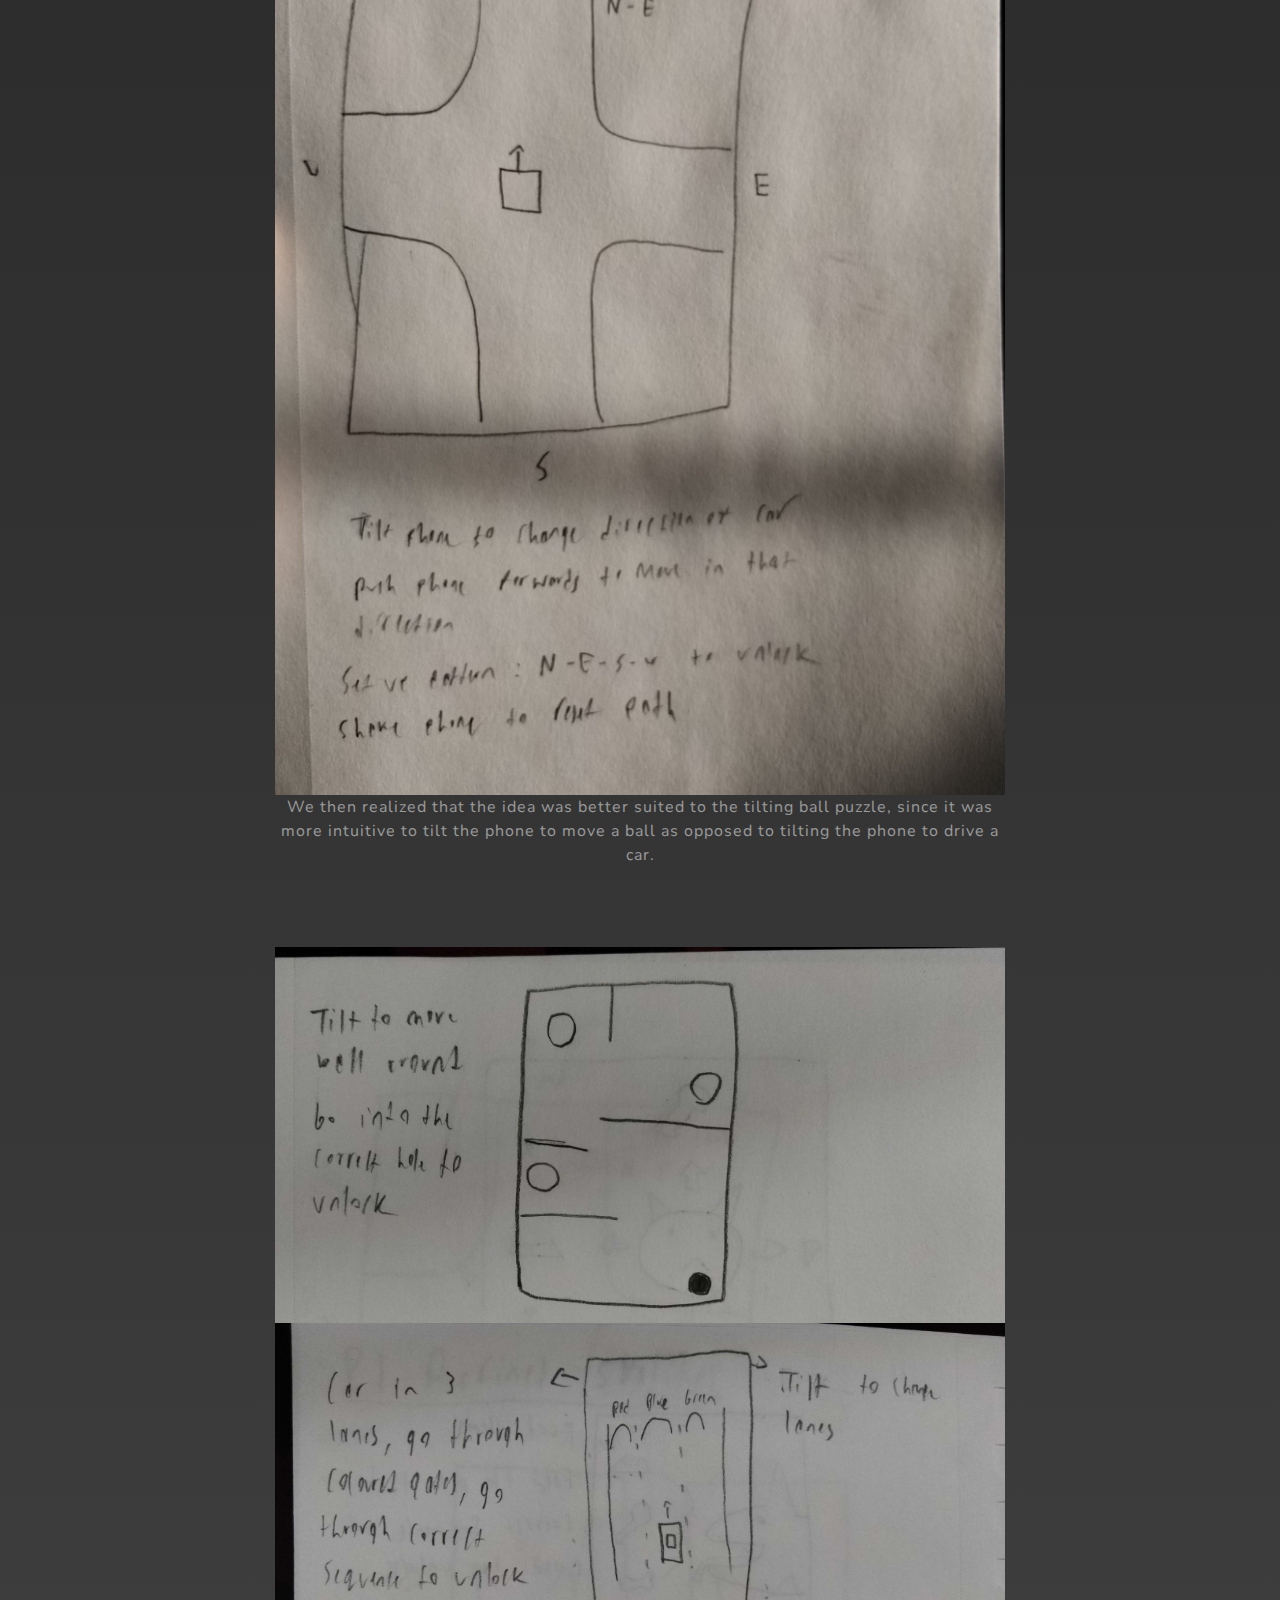
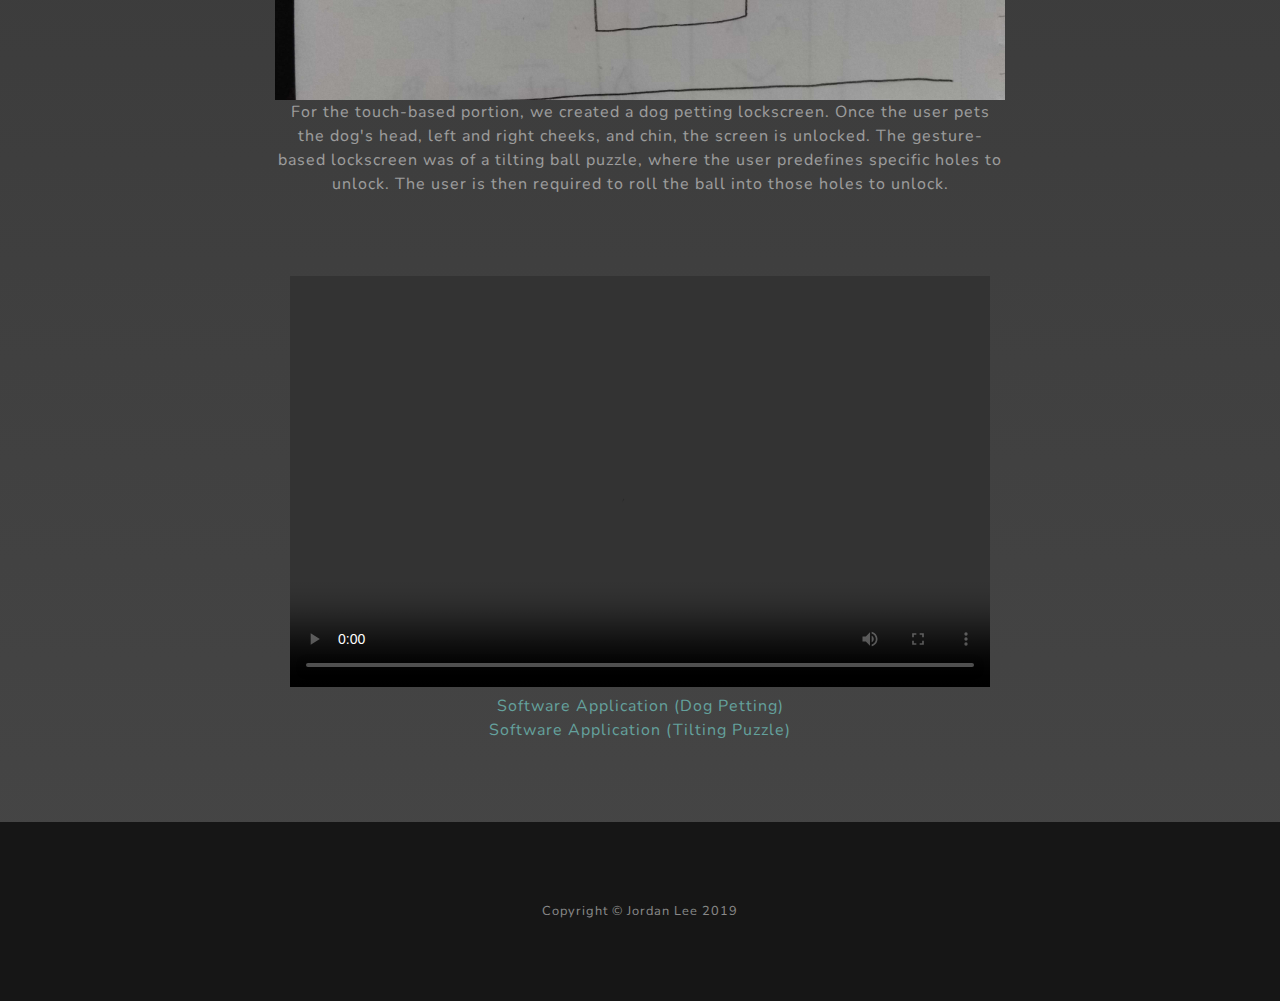
<file: p1.html>
<!DOCTYPE html>
<html lang="en">

  <head>

    <meta charset="utf-8">
    <meta name="viewport" content="width=device-width, initial-scale=1, shrink-to-fit=no">
    <meta name="description" content="">
    <meta name="author" content="">

    <title>Jordan Lee - CPSC 581</title>

    <!-- Bootstrap core CSS -->
    <link href="vendor/bootstrap/css/bootstrap.min.css" rel="stylesheet">

    <!-- Custom fonts for this template -->
    <link href="vendor/fontawesome-free/css/all.min.css" rel="stylesheet">
    <link href="https://fonts.googleapis.com/css?family=Varela+Round" rel="stylesheet">
    <link href="https://fonts.googleapis.com/css?family=Nunito:200,200i,300,300i,400,400i,600,600i,700,700i,800,800i,900,900i" rel="stylesheet">

    <!-- Custom styles for this template -->
    <link href="css/grayscale.min.css" rel="stylesheet">

  </head>

  <body id="page-top">

    <!-- Navigation -->
	  <nav class="navbar navbar-expand-lg navbar-light fixed-top" id="mainNav">
		<div class="container">
			
			<button class="navbar-toggler navbar-toggler-right" type="button" data-toggle="collapse" data-target="#navbarResponsive" aria-controls="navbarResponsive" aria-expanded="false" aria-label="Toggle navigation">
				Menu
				<i class="fas fa-bars"></i>
			</button>
			<div class="collapse navbar-collapse" id="navbarResponsive">
          <ul class="navbar-nav ml-auto">
			<li class="nav-item">
              <a class="nav-link js-scroll-trigger" href="./index.html">HOME</a>
            </li>
            <li class="nav-item">
              <a class="nav-link js-scroll-trigger" href="./p0.html">P0</a>
            </li>
            <li class="nav-item">
              <a class="nav-link js-scroll-trigger" href="./p1.html">P1</a>
            </li>
			<li class="nav-item">
              <a class="nav-link js-scroll-trigger" href="./p2.html">P2</a>
            </li>
			<li class="nav-item">
              <a class="nav-link js-scroll-trigger" href="./p3.html">P3</a>
            </li>
          </ul>
        </div>
      </div>
    </nav>

	  

    <!-- Header -->
    <header class="masthead">
      <div class="container d-flex h-100 align-items-center">
        <div class="mx-auto text-center">
          <h1 class="mx-auto my-0 text-uppercase">JORDAN LEE</h1>
          <h2 class="text-white-50 mx-auto mt-2 mb-5">CPSC 581 Winter 2019</h2>
        </div>
      </div>
    </header>

    <!-- About Section -->
	  <section id="about" class="about-section text-center">
		<div class="container">
		  <div class="row">
			<div class="col-lg-8 mx-auto">
			  <h2 class="text-white mb-4">P1 - Smartphone Interaction Workaround</h2>
			  <p class="text-white-50">For P1, we were to create two interfaces as smartphone "slide-to-unlock" alternatives; one touch-based, one sensor based. Intial Sketches</p>
			  <img class ="img-fluid mb-3 mb-lg-0" src="p1-media/initial1.jpg">
			  <img class ="img-fluid mb-3 mb-lg-0" src="p1-media/intial2.jpg">
			  
			  <p class="text-white-50">Following our intial sketches, we settled on three of our favourites; a touch-based pet, a gesture driving and gesture tilting ball puzzle. We iterated on these ideas and created refined sketches:</p>
			  
				<img class="img-fluid mb-3 mb-lg-0" src="p1-media/Capture.JPG">
			  <img class="img-fluid mb-3 mb-lg-0" src="p1-media/IMG_20190217_120230.jpg">
			  <img class="img-fluid mb-3 mb-lg-0" src="p1-media/IMG_20190217_121046.jpg">
			  <img class="img-fluid mb-3 mb-lg-0" src="p1-media/IMG_20190217_121048.jpg">
			  
			  <p class="text-white-50">During the presentation in class, we received a lot of feedback on the gesture driving idea. As we fleshed out the concept, we settled on a design that involved a birds-eye view of a car driving through the intersection, and took tilt inputs to choose which road to go down:</p>
			  
			  <img class="img-fluid mb-3 mb-lg-0" src="p1-media/IMG_20190217_121052.jpg">
			  <img class="img-fluid mb-3 mb-lg-0" src="p1-media/IMG_20190217_121054.jpg">
			  
			  <p class="text-white-50">We then realized that the idea was better suited to the tilting ball puzzle, since it was more intuitive to tilt the phone to move a ball as opposed to tilting the phone to drive a car.</p>
			  
			  <img class="img-fluid mb-3 mb-lg-0" src="p1-media/IMG_20190224_152908.jpg">
			  <img class="img-fluid mb-3 mb-lg-0" src="p1-media/IMG_20190224_152919.jpg">
			  
			  <p class="text-white-50">For the touch-based portion, we created a dog petting lockscreen. Once the user pets the dog's head, left and right cheeks, and chin, the screen is unlocked. The gesture-based lockscreen was of a tilting ball puzzle, where the user predefines specific holes to unlock. The user is then required to roll the ball into those holes to unlock.</p>
			  
			  <video width="700" height="411" controls>
			  	<source src="p1-media/P1.mp4" type="video/mp4">
				Your browser does not support the video tag.
			  </video>
			  
			  
			  <p class="text-white-50"><a href="https://github.com/neilchul/CPSC581-P1-Pet/tree/fran-branch">Software Application (Dog Petting)</a>
				  <br>
				<a href="https://drive.google.com/open?id=1CdWKAgbO90lhf5UiLFLqvqX4hR_t047q">Software Application (Tilting Puzzle)</a>
			  </p>
		  
			  </div>
			</div>
		  </div>
	  </section>


    <!-- Footer -->
    <footer class="bg-black small text-center text-white-50">
      <div class="container">
        Copyright &copy; Jordan Lee 2019
      </div>
    </footer>

    <!-- Bootstrap core JavaScript -->
    <script src="vendor/jquery/jquery.min.js"></script>
    <script src="vendor/bootstrap/js/bootstrap.bundle.min.js"></script>

    <!-- Plugin JavaScript -->
    <script src="vendor/jquery-easing/jquery.easing.min.js"></script>

    <!-- Custom scripts for this template -->
    <script src="js/grayscale.min.js"></script>

  </body>

</html>
</file>
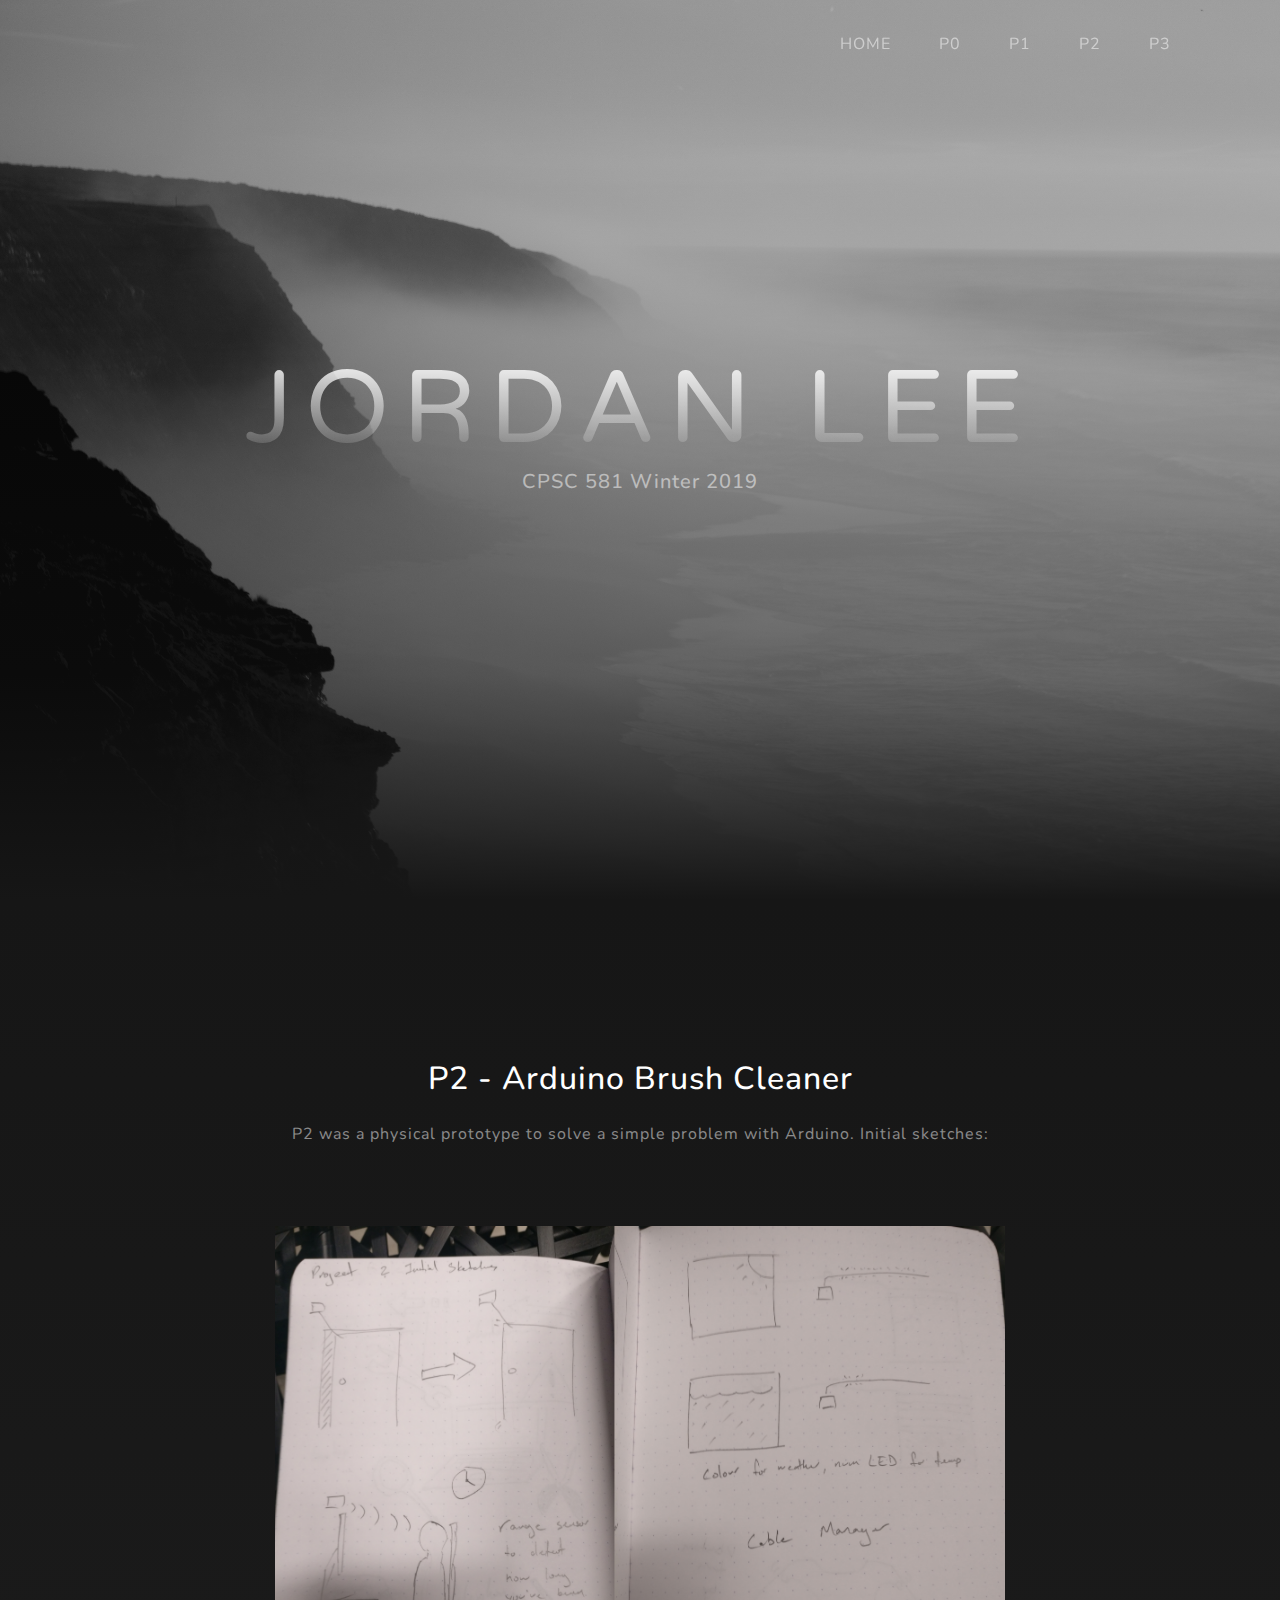
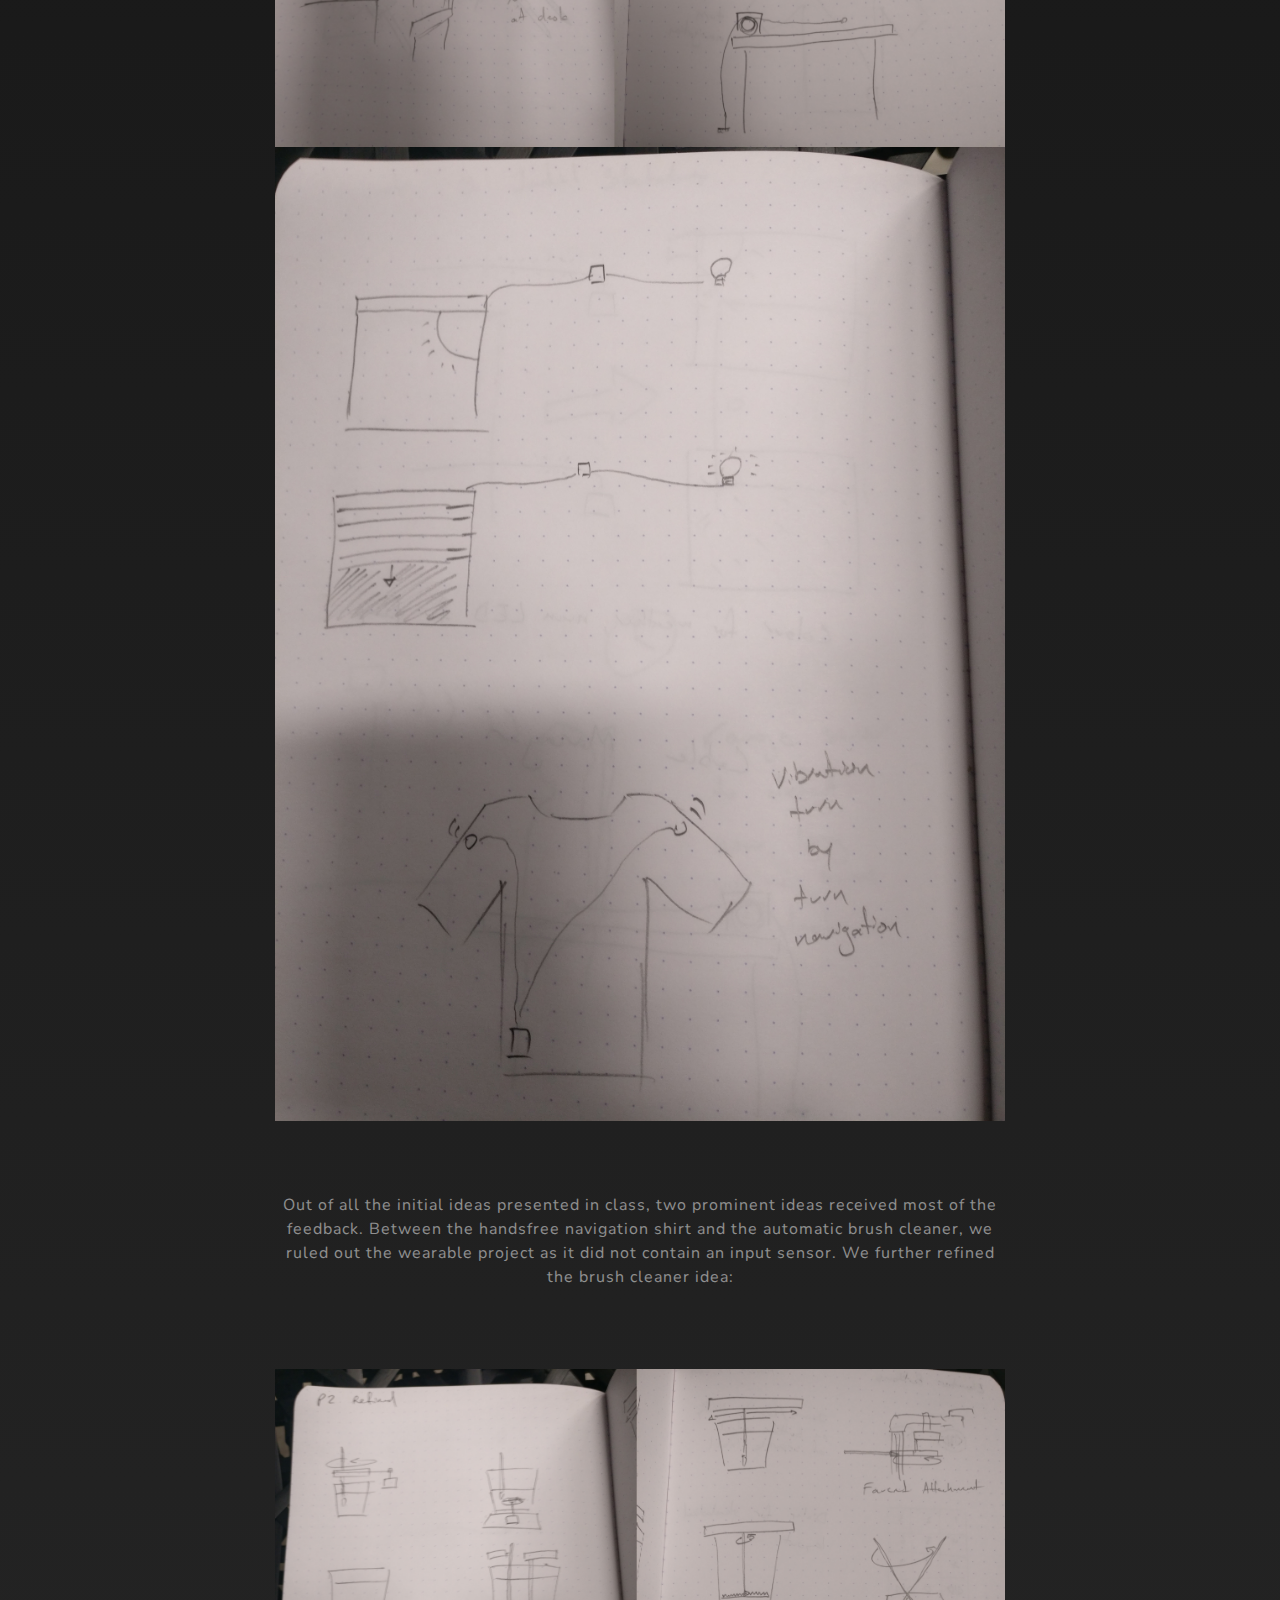
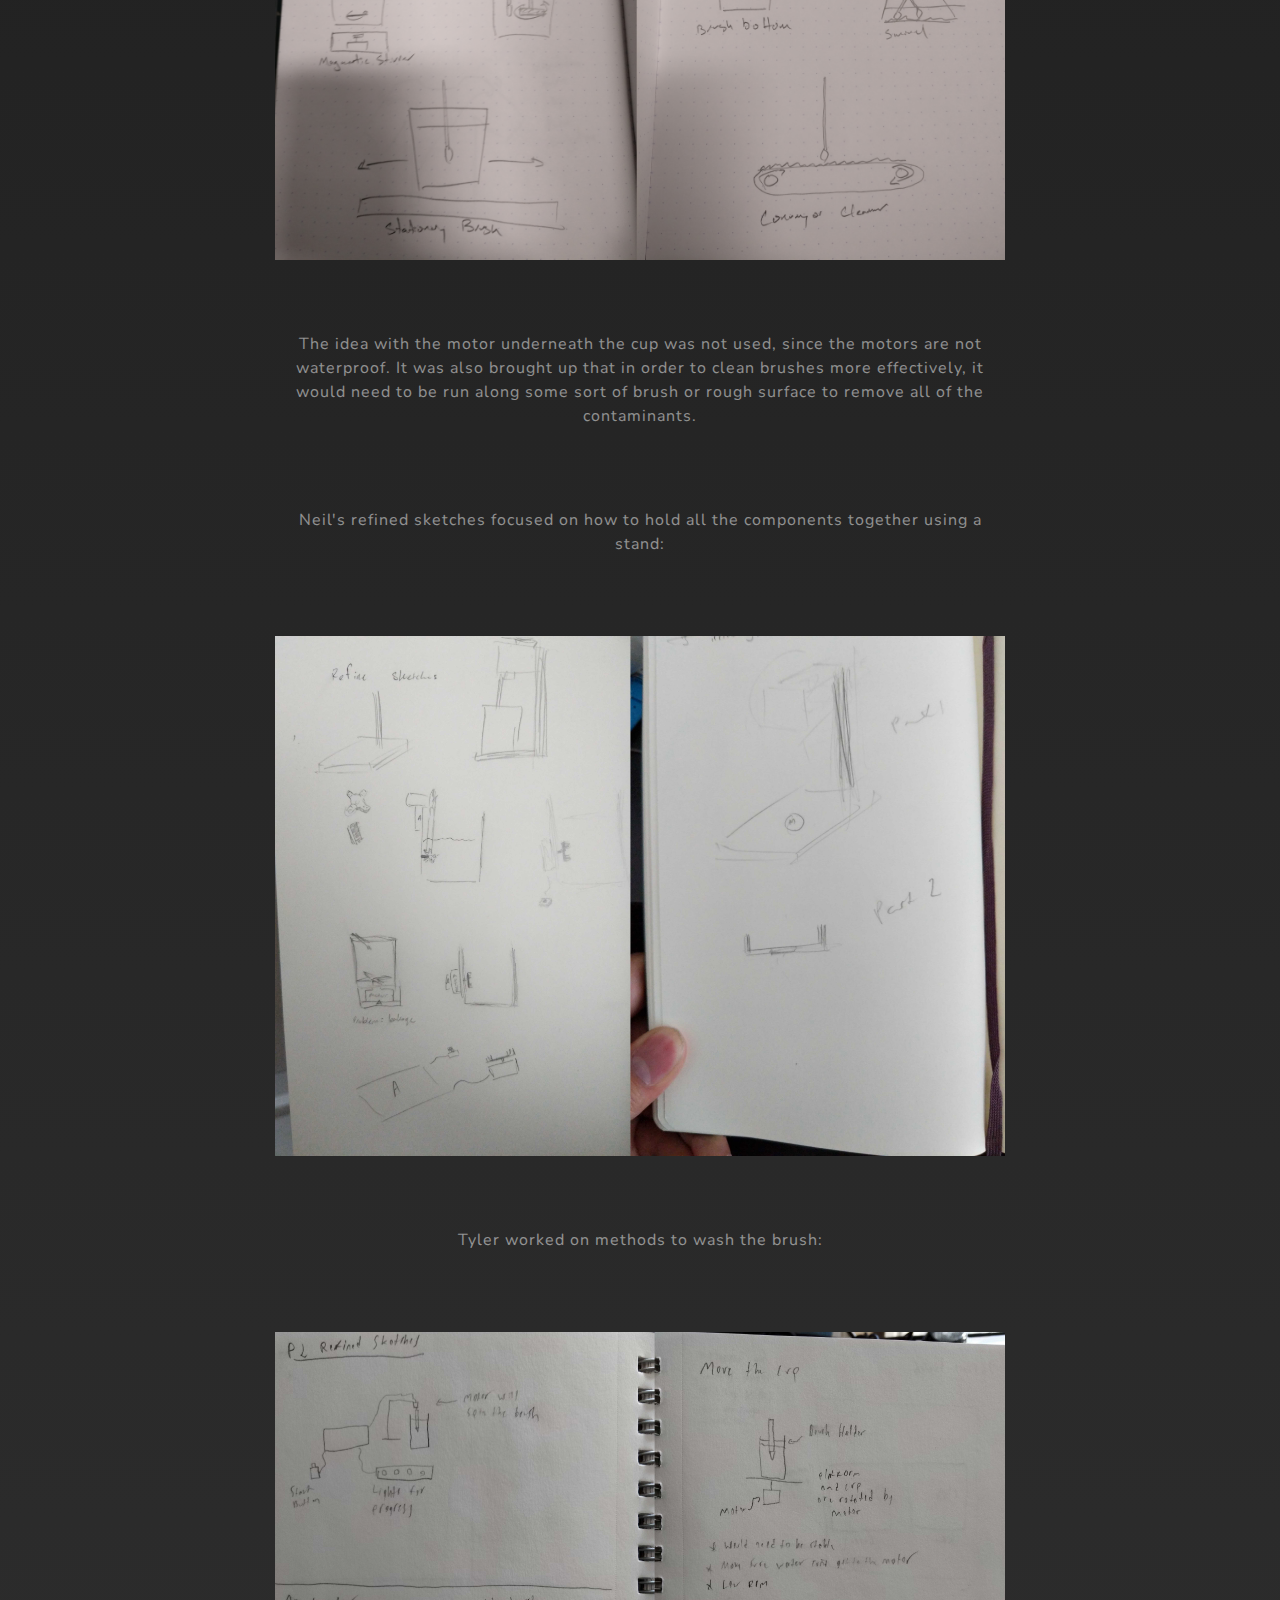
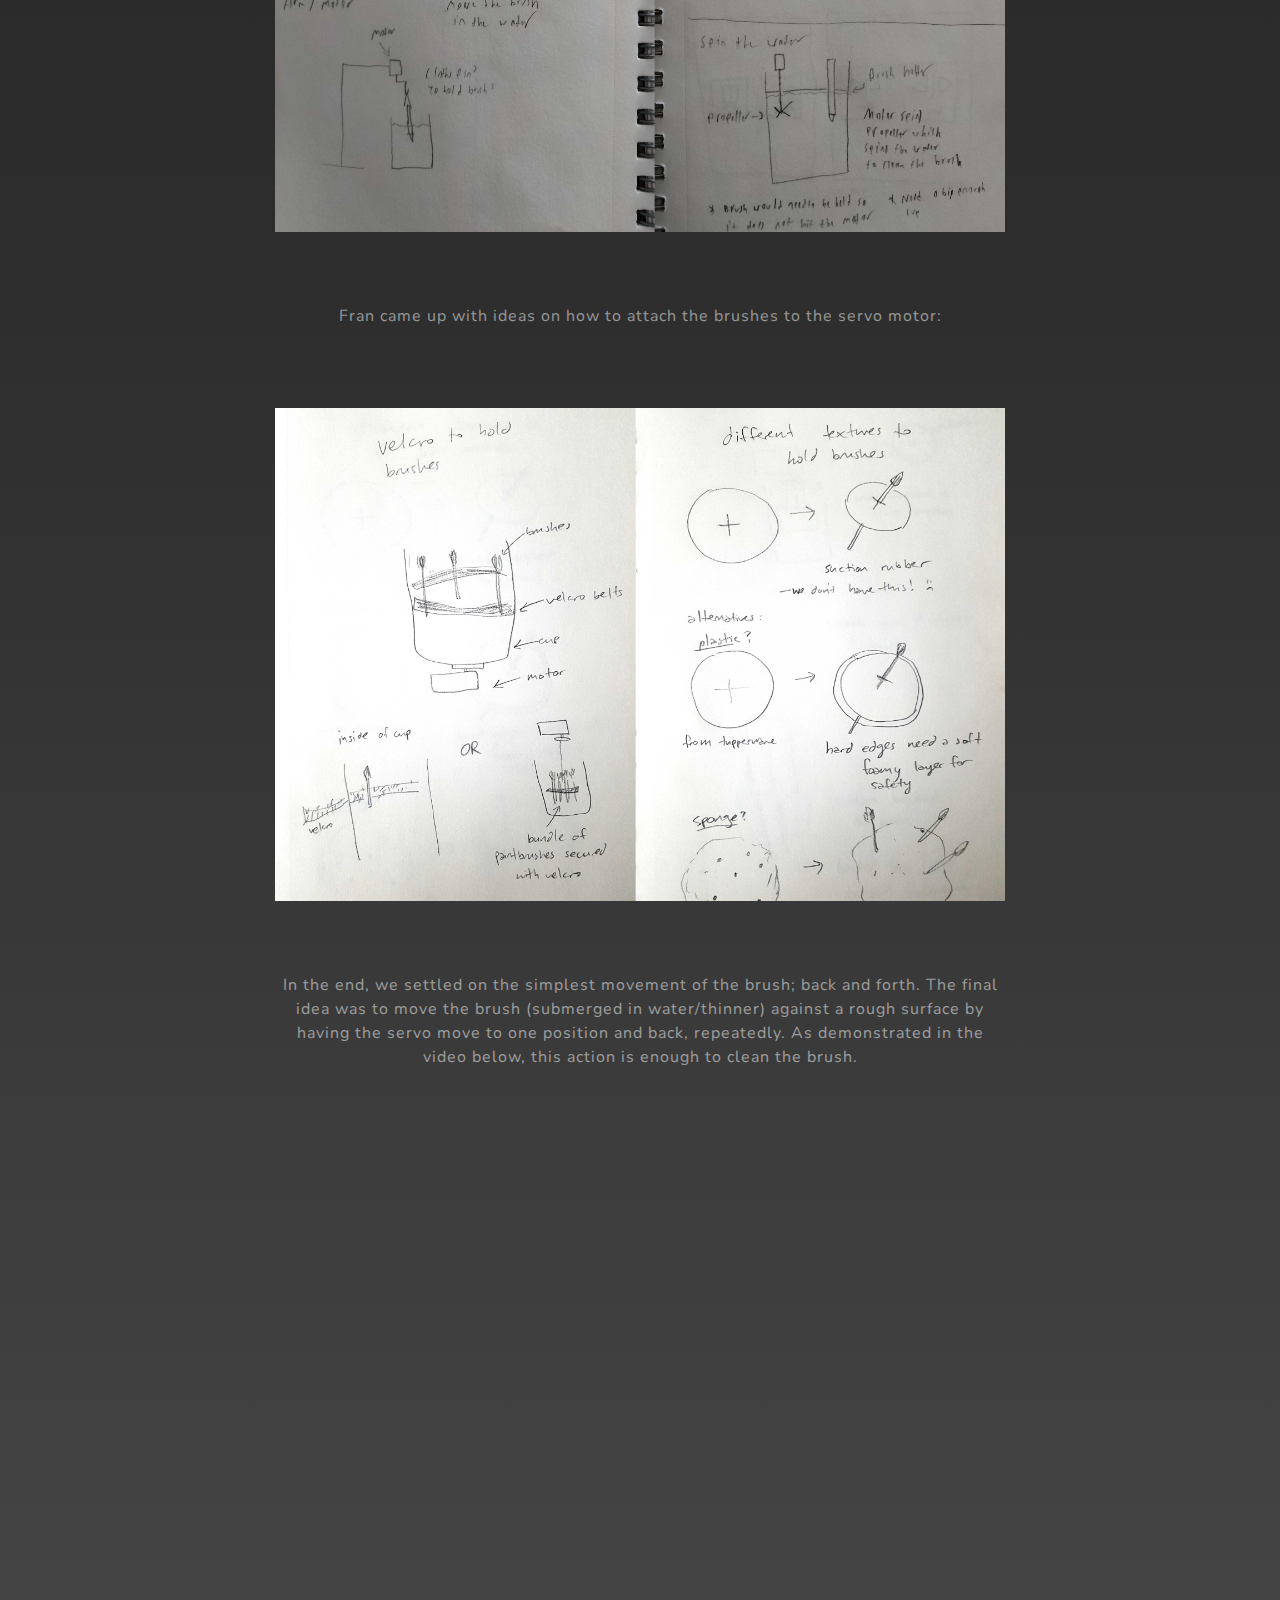
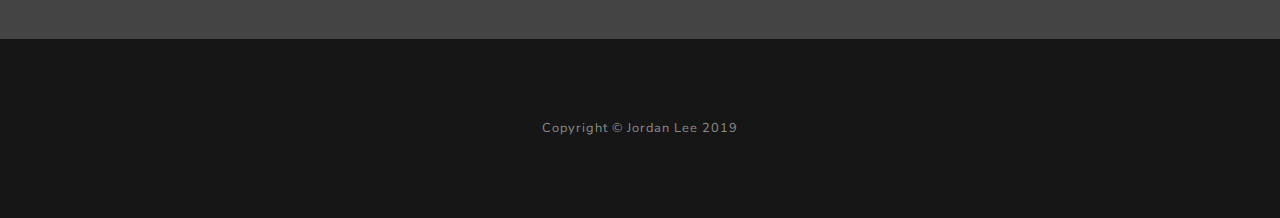
<file: p2.html>
<!DOCTYPE html>
<html lang="en">

  <head>

    <meta charset="utf-8">
    <meta name="viewport" content="width=device-width, initial-scale=1, shrink-to-fit=no">
    <meta name="description" content="">
    <meta name="author" content="">

    <title>Jordan Lee - CPSC 581</title>

    <!-- Bootstrap core CSS -->
    <link href="vendor/bootstrap/css/bootstrap.min.css" rel="stylesheet">

    <!-- Custom fonts for this template -->
    <link href="vendor/fontawesome-free/css/all.min.css" rel="stylesheet">
    <link href="https://fonts.googleapis.com/css?family=Varela+Round" rel="stylesheet">
    <link href="https://fonts.googleapis.com/css?family=Nunito:200,200i,300,300i,400,400i,600,600i,700,700i,800,800i,900,900i" rel="stylesheet">

    <!-- Custom styles for this template -->
    <link href="css/grayscale.min.css" rel="stylesheet">

  </head>

  <body id="page-top">

    <!-- Navigation -->
	  <nav class="navbar navbar-expand-lg navbar-light fixed-top" id="mainNav">
		<div class="container">
			
			<button class="navbar-toggler navbar-toggler-right" type="button" data-toggle="collapse" data-target="#navbarResponsive" aria-controls="navbarResponsive" aria-expanded="false" aria-label="Toggle navigation">
				Menu
				<i class="fas fa-bars"></i>
			</button>
			<div class="collapse navbar-collapse" id="navbarResponsive">
          <ul class="navbar-nav ml-auto">
			<li class="nav-item">
              <a class="nav-link js-scroll-trigger" href="./index.html">HOME</a>
            </li>
            <li class="nav-item">
              <a class="nav-link js-scroll-trigger" href="./p0.html">P0</a>
            </li>
            <li class="nav-item">
              <a class="nav-link js-scroll-trigger" href="./p1.html">P1</a>
            </li>
			<li class="nav-item">
              <a class="nav-link js-scroll-trigger" href="./p2.html">P2</a>
            </li>
			<li class="nav-item">
              <a class="nav-link js-scroll-trigger" href="./p3.html">P3</a>
            </li>
          </ul>
        </div>
      </div>
    </nav>

	  

    <!-- Header -->
    <header class="masthead">
      <div class="container d-flex h-100 align-items-center">
        <div class="mx-auto text-center">
          <h1 class="mx-auto my-0 text-uppercase">JORDAN LEE</h1>
          <h2 class="text-white-50 mx-auto mt-2 mb-5">CPSC 581 Winter 2019</h2>
        </div>
      </div>
    </header>

    <!-- About Section -->
	  <section id="about" class="about-section text-center">
		  <div class="container">
			  <div class="row">
				  <div class="col-lg-8 mx-auto">
					  <h2 class="text-white mb-4">P2 - Arduino Brush Cleaner</h2>
					  <p class="text-white-50">P2 was a physical prototype to solve a simple problem with Arduino. Initial sketches:</p>
					  
					  <img class ="img-fluid mb-3 mb-lg-0" src="p2-media/initial-1.jpg">
					  <img class ="img-fluid mb-3 mb-lg-0" src="p2-media/initial-2.jpg">
					  
					  <br><br><br><br>
					  <p class="text-white-50">Out of all the initial ideas presented in class, two prominent ideas received most of the feedback. Between the handsfree navigation shirt and the automatic brush cleaner, we ruled out the wearable project as it did not contain an input sensor. We further refined the brush cleaner idea:</p>
					
					  <img class="img-fluid mb-3 mb-lg-0" src="p2-media/refined-1.jpg">
					  
					  <br><br><br><br>
					  <p class="text-white-50">The idea with the motor underneath the cup was not used, since the motors are not waterproof. It was also brought up that in order to clean brushes more effectively, it would need to be run along some sort of brush or rough surface to remove all of the contaminants.</p>
					  
					  <p class="text-white-50">Neil's refined sketches focused on how to hold all the components together using a stand:</p>
					  
					  <img class="img-fluid mb-3 mb-lg-0" src="p2-media/neil-refined.jpg">
					  
					  <br><br><br><br>
					  <p class="text-white-50">Tyler worked on methods to wash the brush:</p>
					  
					  <img class="img-fluid mb-3 mb-lg-0" src="p2-media/tyler-refined.jpg">
					  
					  <br><br><br><br>
					  <p class="text-white-50">Fran came up with ideas on how to attach the brushes to the servo motor:</p>
					  <img class="img-fluid mb-3 mb-lg-0" src="p2-media/fran-refined.jpg">
					  
					  <br><br><br><br>
					  <p class="text-white-50">In the end, we settled on the simplest movement of the brush; back and forth. The final idea was to move the brush (submerged in water/thinner) against a rough surface by having the servo move to one position and back, repeatedly. As demonstrated in the video below, this action is enough to clean the brush. </p>
					  
					  <iframe width="700" height="411" src="https://www.youtube.com/embed/C_NtHQNLSXc" frameborder="0" allow="accelerometer; autoplay; encrypted-media; gyroscope; picture-in-picture" allowfullscreen></iframe>
					  
					  <br><br><br><br>
					  
				  </div>
			  </div>
		  </div>
	  </section>


    <!-- Footer -->
    <footer class="bg-black small text-center text-white-50">
      <div class="container">
        Copyright &copy; Jordan Lee 2019
      </div>
    </footer>

    <!-- Bootstrap core JavaScript -->
    <script src="vendor/jquery/jquery.min.js"></script>
    <script src="vendor/bootstrap/js/bootstrap.bundle.min.js"></script>

    <!-- Plugin JavaScript -->
    <script src="vendor/jquery-easing/jquery.easing.min.js"></script>

    <!-- Custom scripts for this template -->
    <script src="js/grayscale.min.js"></script>

  </body>

</html>
</file>
<file: css/grayscale.min.css>
/*!
 * Start Bootstrap - Grayscale v5.0.3 (https://startbootstrap.com/template-overviews/grayscale)
 * Copyright 2013-2018 Start Bootstrap
 * Licensed under MIT (https://github.com/BlackrockDigital/startbootstrap-grayscale/blob/master/LICENSE)
 */#mainNav{min-height:56px;background-color:#fff}#mainNav .navbar-toggler{font-size:80%;padding:.75rem;color:#64a19d;border:1px solid #64a19d}#mainNav .navbar-toggler:focus{outline:0}#mainNav .navbar-brand{color:#161616;font-weight:700;padding:.9rem 0}#mainNav .navbar-nav .nav-item:hover{color:fade(white,80%);outline:0;background-color:transparent}#mainNav .navbar-nav .nav-item:active,#mainNav .navbar-nav .nav-item:focus{outline:0;background-color:transparent}@media (min-width:992px){#mainNav{padding-top:0;padding-bottom:0;border-bottom:none;background-color:transparent;-webkit-transition:background-color .3s ease-in-out;transition:background-color .3s ease-in-out}#mainNav .navbar-brand{padding:.5rem 0;color:rgba(255,255,255,.5)}#mainNav .nav-link{-webkit-transition:none;transition:none;padding:2rem 1.5rem;color:rgba(255,255,255,.5)}#mainNav .nav-link:hover{color:rgba(255,255,255,.75)}#mainNav .nav-link:active{color:#fff}#mainNav.navbar-shrink{background-color:#fff}#mainNav.navbar-shrink .navbar-brand{color:#161616}#mainNav.navbar-shrink .nav-link{color:#161616;padding:1.5rem 1.5rem 1.25rem;border-bottom:.25rem solid transparent}#mainNav.navbar-shrink .nav-link:hover{color:#64a19d}#mainNav.navbar-shrink .nav-link:active{color:#467370}#mainNav.navbar-shrink .nav-link.active{color:#64a19d;outline:0;border-bottom:.25rem solid #64a19d}}.masthead{position:relative;width:100%;height:auto;min-height:35rem;padding:15rem 0;background:-webkit-gradient(linear,left top,left bottom,from(rgba(22,22,22,.1)),color-stop(75%,rgba(22,22,22,.5)),to(#161616)),url(../img/bg-masthead.jpg);background:linear-gradient(to bottom,rgba(22,22,22,.1) 0,rgba(22,22,22,.5) 75%,#161616 100%),url(../img/bg-masthead.jpg);background-position:center;background-repeat:no-repeat;background-attachment:scroll;background-size:cover}.masthead h1{font-family:'Varela Round';font-size:2.5rem;line-height:2.5rem;letter-spacing:.8rem;background:-webkit-linear-gradient(rgba(255,255,255,.9),rgba(255,255,255,0));-webkit-text-fill-color:transparent;-webkit-background-clip:text}.masthead h2{max-width:20rem;font-size:1rem}@media (min-width:768px){.masthead h1{font-size:4rem;line-height:4rem}}@media (min-width:992px){.masthead{height:100vh;padding:0}.masthead h1{font-size:6.5rem;line-height:6.5rem;letter-spacing:.8rem}.masthead h2{max-width:30rem;font-size:1.25rem}}.btn{-webkit-box-shadow:0 .1875rem .1875rem 0 rgba(0,0,0,.1)!important;box-shadow:0 .1875rem .1875rem 0 rgba(0,0,0,.1)!important;padding:1.25rem 2rem;font-family:'Varela Round';font-size:80%;text-transform:uppercase;letter-spacing:.15rem;border:0}.btn-primary{background-color:#64a19d}.btn-primary:hover{background-color:#4f837f}.btn-primary:focus{background-color:#4f837f;color:#fff}.btn-primary:active{background-color:#467370!important}.about-section{padding-top:10rem;background:-webkit-gradient(linear,left top,left bottom,from(#161616),color-stop(75%,rgba(22,22,22,.9)),to(rgba(22,22,22,.8)));background:linear-gradient(to bottom,#161616 0,rgba(22,22,22,.9) 75%,rgba(22,22,22,.8) 100%)}.about-section p{margin-bottom:5rem}.projects-section{padding:10rem 0}.projects-section .featured-text{padding:2rem}@media (min-width:992px){.projects-section .featured-text{padding:0 0 0 2rem;border-left:.5rem solid #64a19d}}.projects-section .project-text{padding:3rem;font-size:90%}@media (min-width:992px){.projects-section .project-text{padding:5rem}.projects-section .project-text hr{border-color:#64a19d;border-width:.25rem;width:30%}}.signup-section{padding:10rem 0;background:-webkit-gradient(linear,left top,left bottom,from(rgba(22,22,22,.1)),color-stop(75%,rgba(22,22,22,.5)),to(#161616)),url(../img/bg-signup.jpg);background:linear-gradient(to bottom,rgba(22,22,22,.1) 0,rgba(22,22,22,.5) 75%,#161616 100%),url(../img/bg-signup.jpg);background-position:center;background-repeat:no-repeat;background-attachment:scroll;background-size:cover}.signup-section .form-inline input{-webkit-box-shadow:0 .1875rem .1875rem 0 rgba(0,0,0,.1)!important;box-shadow:0 .1875rem .1875rem 0 rgba(0,0,0,.1)!important;padding:1.25rem 2rem;height:auto;font-family:'Varela Round';font-size:80%;text-transform:uppercase;letter-spacing:.15rem;border:0}.contact-section{padding:5rem 0 0}.contact-section .card{border:0;border-bottom:.25rem solid #64a19d}.contact-section .card h4{font-size:.8rem;font-family:'Varela Round';text-transform:uppercase;letter-spacing:.15rem}.contact-section .card hr{border-color:#64a19d;border-width:.25rem;width:3rem}.contact-section .social{margin-top:5rem}.contact-section .social a{text-align:center;height:3rem;width:3rem;background:rgba(255,255,255,.1);border-radius:100%;line-height:3rem;color:rgba(255,255,255,.3)}.contact-section .social a:hover{color:rgba(255,255,255,.5)}.contact-section .social a:active{color:#fff}body{font-family:Nunito;letter-spacing:.0625em}a{color:#64a19d}a:focus,a:hover{text-decoration:none;color:#3c6360}.bg-black{background-color:#161616!important}.bg-primary{background-color:#64a19d!important}.text-primary{color:#64a19d!important}footer{padding:5rem 0}
</file>
